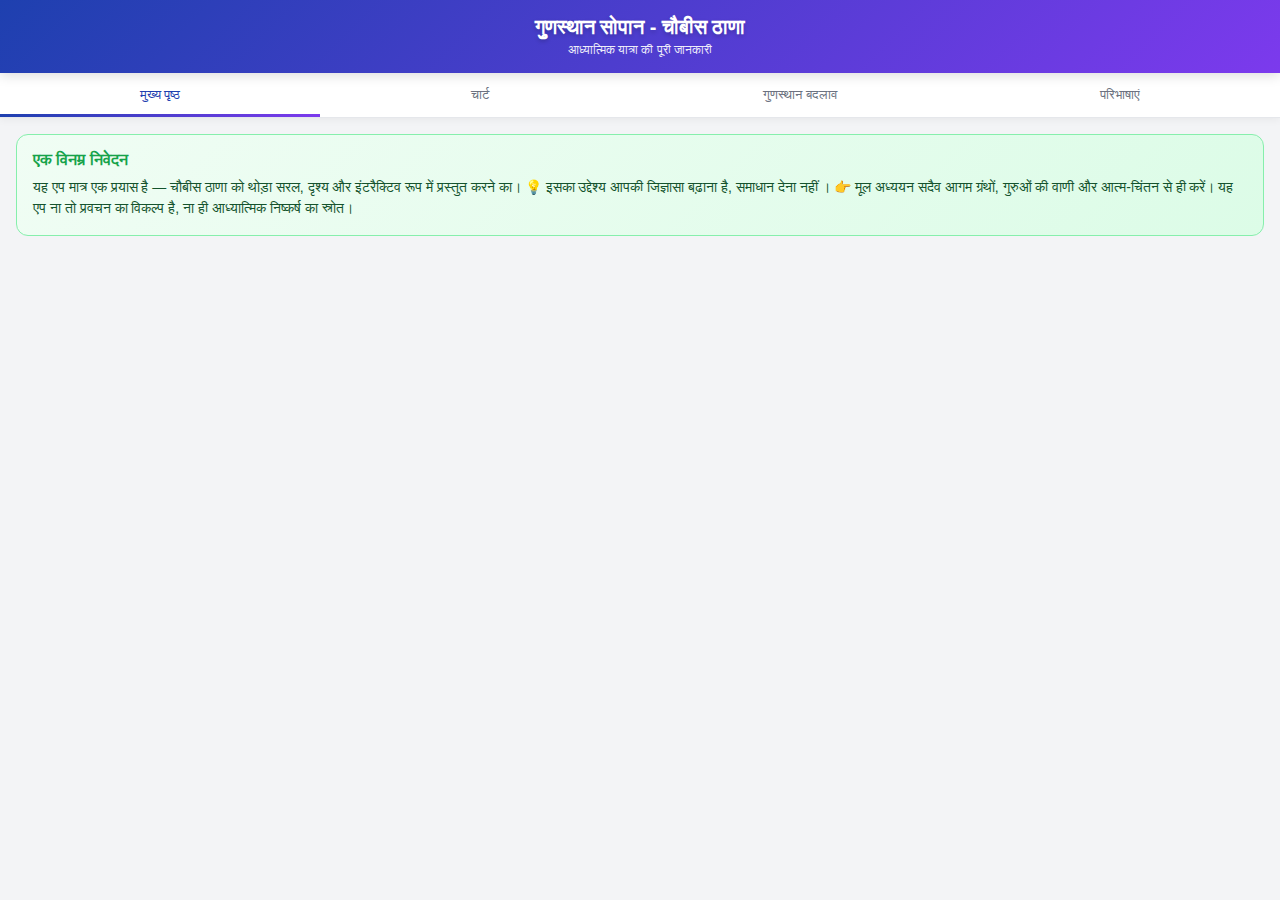
<file: index.html>
<!DOCTYPE html>
<html lang="en">
<head>
    <meta charset="UTF-8">
    <meta name="viewport" content="width=device-width, initial-scale=1.0, maximum-scale=1.0, user-scalable=no">
    <meta name="apple-mobile-web-app-capable" content="yes">
    <meta name="mobile-web-app-capable" content="yes">
    <meta name="theme-color" content="#1e40af">
    <title>गुणस्थान - 24 ठाणा | Complete Edition</title>
    
    <!-- Manifest for PWA -->
    <link rel="manifest" href="./manifest.json">
    <link rel="icon" href="./icon.png">
    
    <!-- CSS Files -->
    <link rel="stylesheet" href="./css/main.css">
    <link rel="stylesheet" href="./css/components.css">
    <link rel="stylesheet" href="./css/definitions.css">
    <link rel="stylesheet" href="./css/matrix.css">
</head>
<body>
    <div class="app-header">
        <h1 class="app-title">गुणस्थान सोपान - चौबीस ठाणा</h1>
        <div class="app-subtitle">आध्यात्मिक यात्रा की पूरी जानकारी</div>
    </div>
    
    <div class="tab-container">
        <button class="tab active" data-tab="overview">मुख्य पृष्ठ</button>
        <button class="tab" data-tab="matrix">चार्ट</button>
        <button class="tab" data-tab="transitions">गुणस्थान बदलाव</button>
        <button class="tab" data-tab="definitions">परिभाषाएं</button>
    </div>
    
    <div class="content">
        <div id="overview-content" class="tab-content">
            <div class="info-section">
                <div class="info-title">एक विनम्र निवेदन</div>
                <div class="info-description">
                    यह एप मात्र एक प्रयास है —
                    चौबीस ठाणा को थोड़ा सरल, दृश्य और इंटरैक्टिव रूप में प्रस्तुत करने का।
                    
                    💡 इसका उद्देश्य आपकी जिज्ञासा बढ़ाना है, समाधान देना नहीं ।
                    
                    👉 मूल अध्ययन सदैव आगम ग्रंथों, गुरुओं की वाणी और आत्म-चिंतन से ही करें।
                    यह एप ना तो प्रवचन का विकल्प है, ना ही आध्यात्मिक निष्कर्ष का स्रोत।
                </div>
            </div>
            <div id="gunasthan-list"></div>
        </div>
        
        <div id="matrix-content" class="tab-content hidden">
            <div class="info-section">
                <div class="info-title">२४ ठाणा चार्ट</div>
                <div class="info-description">
                    १४ गुणस्थान में २४ ठाणा का पूरा विवरण।
                    किसी भी खाने पर क्लिक करें - उपस्थित और अनुपस्थित की जानकारी मिलेगी।
                    शब्दों का अर्थ जानने के लिए उन पर क्लिक करें।
                </div>
            </div>
            <div class="matrix-container">
                <div style="margin-bottom: 20px; display: flex; flex-wrap: wrap; gap: 12px; align-items: center;">
                    <label style="font-weight: 600; color: #374151;">चार्ट का प्रकार:</label>
                    <select id="matrix-selector" data-change="changeMatrix" style="padding: 8px 12px; border: 2px solid #d1d5db; border-radius: 8px; background: white; font-size: 14px;">
                        <option value="default">ठाणा-गुणस्थान (२४×१४)</option>
                        <option value="gati">गति चार्ट (४×२४)</option>
                        <option value="indriya">इंद्रिय चार्ट (५×२४)</option>
                    </select>
                </div>
                <div id="matrix-table"></div>
            </div>
        </div>
        
        <div id="transitions-content" class="tab-content hidden">
            <div class="info-section">
                <div class="info-title">आध्यात्मिक प्रगति के मार्ग</div>
                <div class="info-description">
                    गुणस्थानों के बीच संभावित बदलाव देखें। प्रत्येक स्तर से आगे या पीछे जाने के विशेष नियम हैं।
                    ये नियम आपकी आध्यात्मिक प्रगति और कर्मों पर आधारित हैं।
                    विभिन्न गुणस्थान में आरोहण तथा अवरोहण के नियम।
                </div>
            </div>
            <div id="transitions-list"></div>
        </div>
        
        <div id="definitions-content" class="tab-content hidden">
            <div class="info-section">
                <div class="info-title">विस्तृत शब्दावली</div>
                <div class="info-description">
                    इस ऐप में उपयोग किए गए सभी जैन दर्शन के शब्दों और विचारों की सरल व्याख्या।
                    अर्थ समझने के लिए खोजें या श्रेणी के अनुसार देखें।
                </div>
            </div>
            <div style="margin-bottom: 20px;">
                <input type="text" id="definition-search" placeholder="Search definitions..." 
                    style="width: 100%; padding: 12px 16px; border: 2px solid #d1d5db; border-radius: 8px; font-size: 14px;">
                <div style="margin-top: 8px; display: flex; gap: 8px;">
                    <button onclick="searchDefinitions(document.getElementById('definition-search').value)" 
                        style="padding: 8px 16px; background: #3b82f6; color: white; border: none; border-radius: 6px; cursor: pointer;">
                        Search
                    </button>
                    <button onclick="clearDefinitionSearch()" 
                        style="padding: 8px 16px; background: #6b7280; color: white; border: none; border-radius: 6px; cursor: pointer;">
                        Clear
                    </button>
                </div>
            </div>
            <div id="definitions-list"></div>
        </div>
    </div>
    
    <!-- Tooltip Modal (hidden by default) -->
    <div id="tooltip-modal" class="tooltip-modal hidden" onclick="closeTooltip(event)">
        <div class="tooltip-content" onclick="event.stopPropagation()">
            <div class="tooltip-header">
                <div class="tooltip-title-section">
                    <div id="tooltip-title" class="tooltip-title"></div>
                    <div id="tooltip-subtitle" class="tooltip-subtitle"></div>
                    <div id="tooltip-gunasthan" class="tooltip-gunasthan-info"></div>
                </div>
                <button class="close-button" onclick="closeTooltip()">×</button>
            </div>
            
            <div class="tooltip-stats">
                <div class="stat-item">
                    <span id="stat-present" class="stat-value">0</span>
                    <span class="stat-label">Present</span>
                </div>
                <div class="stat-item">
                    <span id="stat-absent" class="stat-value">0</span>
                    <span class="stat-label">Absent</span>
                </div>
                <div class="stat-item">
                    <span id="stat-total" class="stat-value">0</span>
                    <span class="stat-label">Total</span>
                </div>
            </div>
            
            <div id="tooltip-body" class="tooltip-body"></div>
        </div>
    </div>
    
    <!-- JavaScript Modules -->
    <script type="module">
        import('./js/core/app.js').then(module => {
            // App will auto-initialize
            console.log('App modules loaded successfully');
        }).catch(error => {
            console.error('Failed to load app modules:', error);
        });
    </script>
    
    <!-- Register Service Worker -->
    <script>
        if ('serviceWorker' in navigator) {
            navigator.serviceWorker.register('./sw.js')
                .then(registration => console.log('Service Worker registered'))
                .catch(error => console.log('Service Worker registration failed:', error));
        }
    </script>
</body>
</html>
</file>
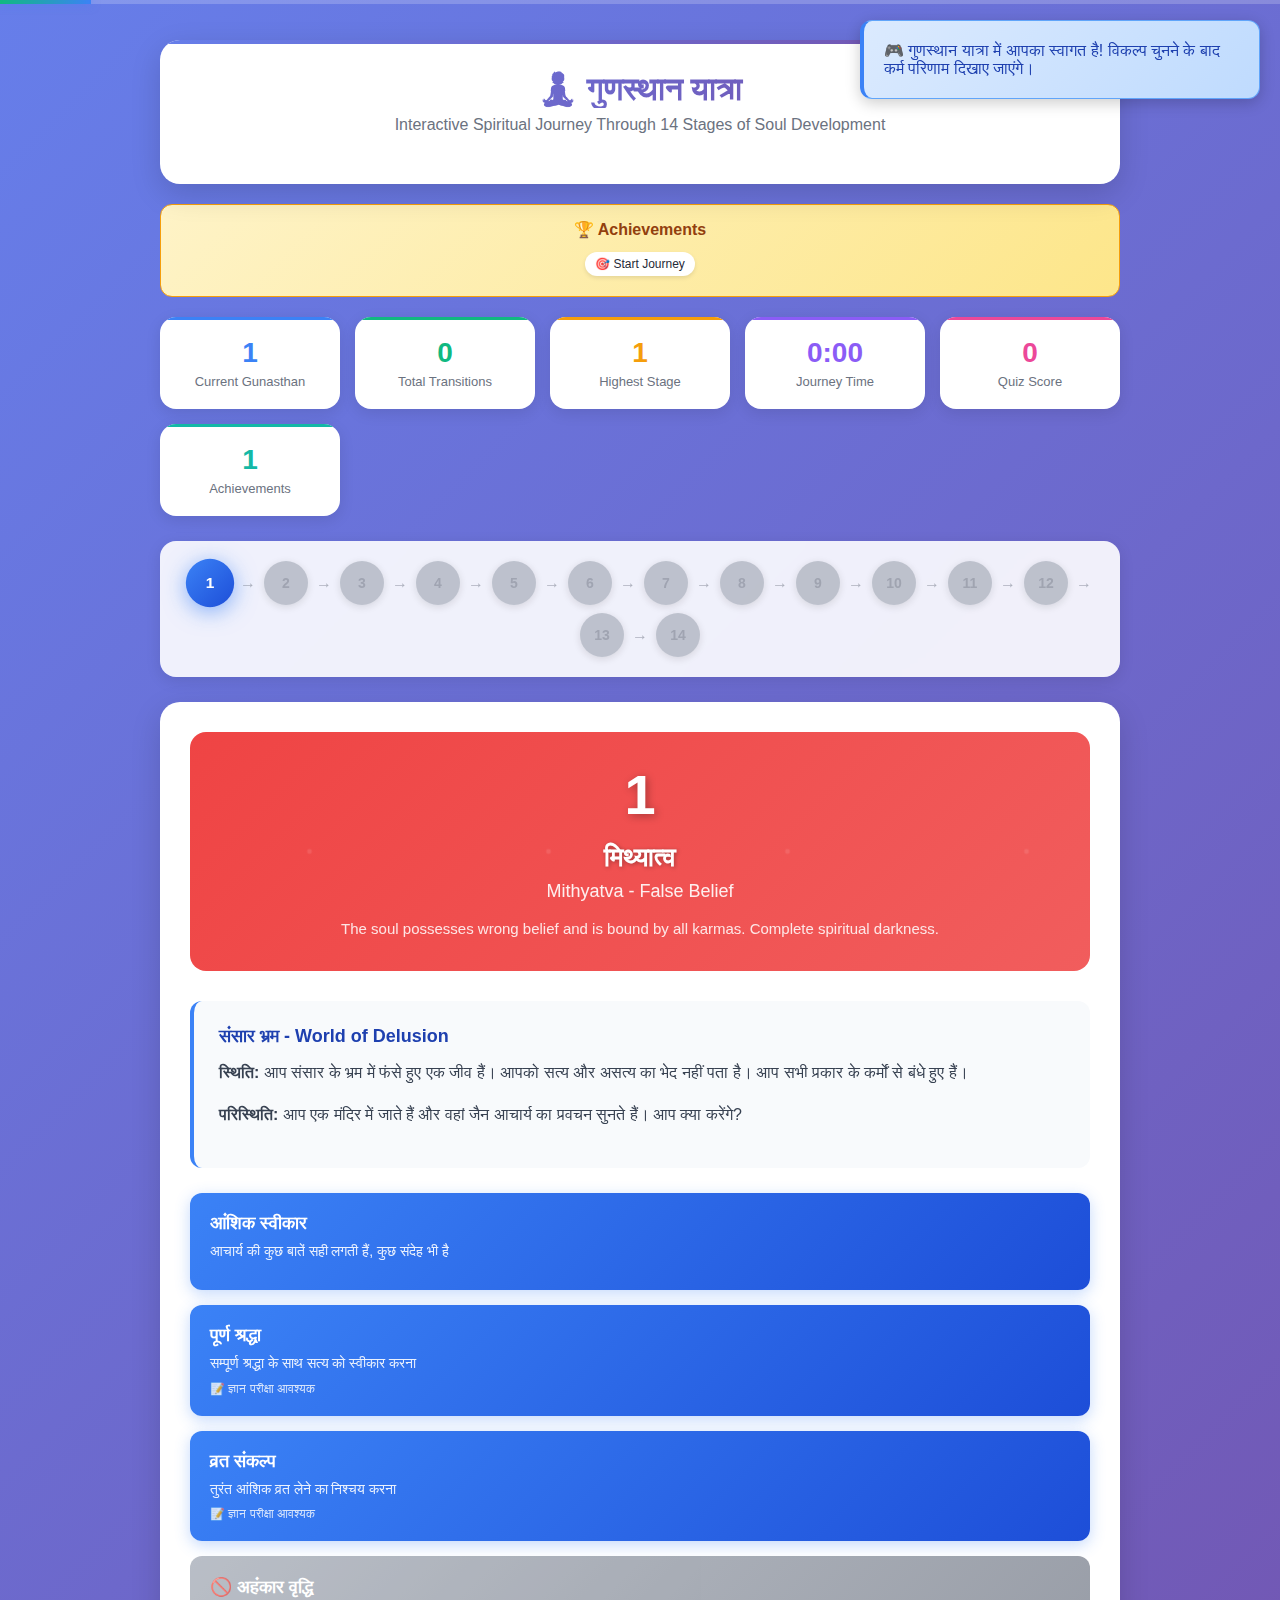
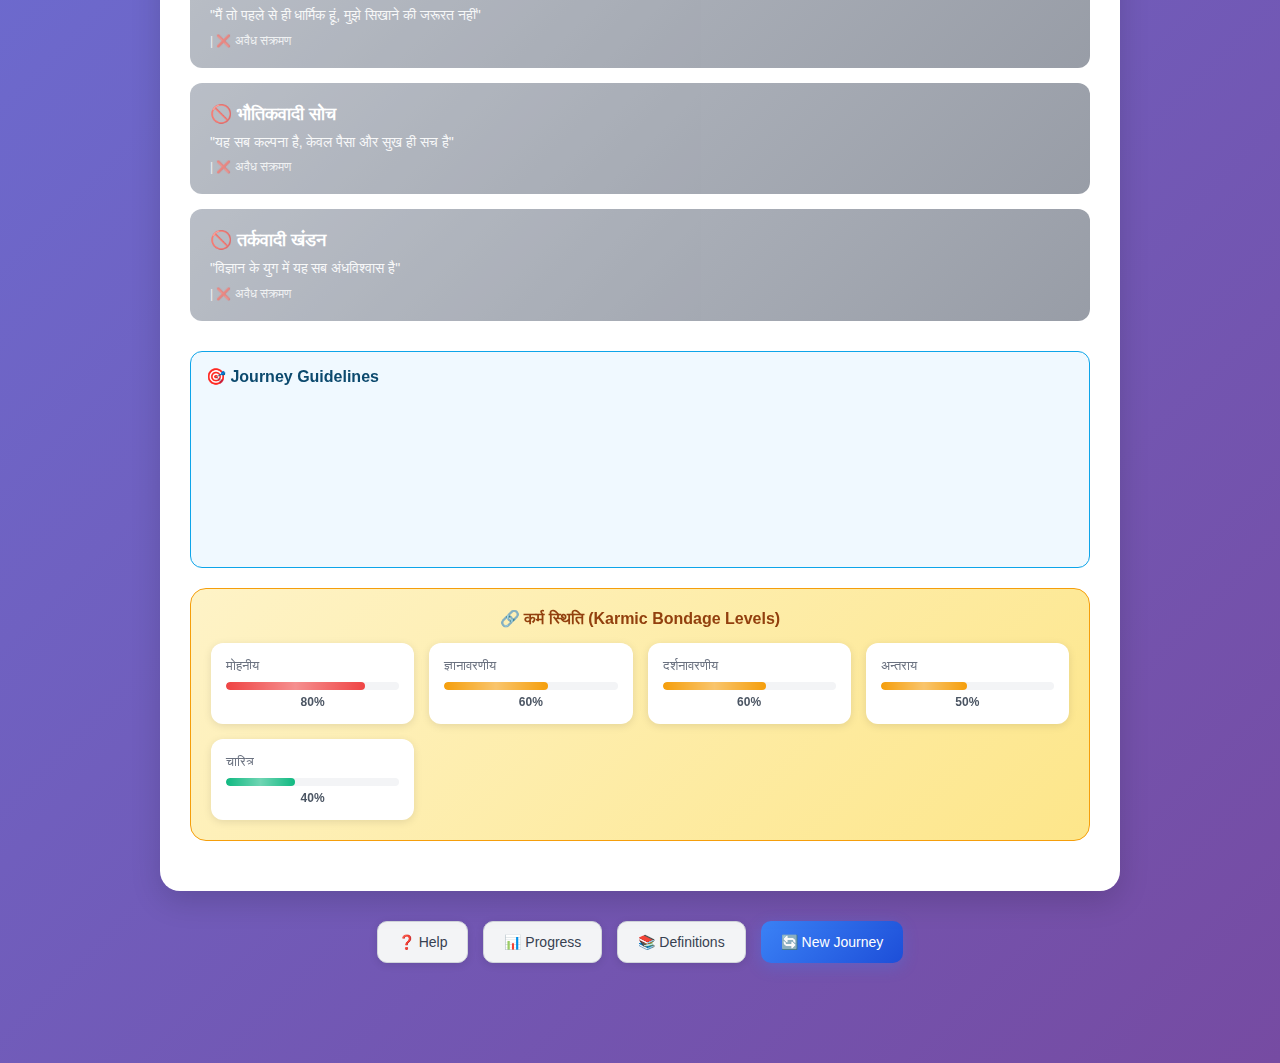
<file: gunasthan_game.html>
<!DOCTYPE html>
<html lang="en">
<head>
    <meta charset="UTF-8">
    <meta name="viewport" content="width=device-width, initial-scale=1.0">
    <title>गुणस्थान यात्रा - Spiritual Journey Game</title>
    <style>
        * {
            margin: 0;
            padding: 0;
            box-sizing: border-box;
        }
        
        body {
            font-family: -apple-system, BlinkMacSystemFont, 'Segoe UI', Roboto, Arial, sans-serif;
            background: linear-gradient(135deg, #667eea 0%, #764ba2 100%);
            min-height: 100vh;
            color: #1f2937;
            scroll-behavior: smooth;
        }
        
        .game-container {
            max-width: 1000px;
            margin: 0 auto;
            padding: 20px;
            padding-bottom: 100px;
        }
        
        /* Fixed progress indicator at top */
        .progress-indicator {
            position: fixed;
            top: 0;
            left: 0;
            right: 0;
            height: 4px;
            background: rgba(255, 255, 255, 0.2);
            z-index: 100;
        }
        
        .progress-bar {
            height: 100%;
            background: linear-gradient(90deg, #10b981, #3b82f6);
            width: 7.14%; /* 1/14 * 100 */
            transition: width 0.5s ease;
            box-shadow: 0 0 10px rgba(59, 130, 246, 0.5);
        }
        
        .game-header {
            background: white;
            border-radius: 20px;
            padding: 30px;
            text-align: center;
            box-shadow: 0 10px 30px rgba(0,0,0,0.15);
            margin-bottom: 20px;
            margin-top: 20px;
            position: relative;
            overflow: hidden;
        }
        
        .game-header::before {
            content: '';
            position: absolute;
            top: 0;
            left: 0;
            right: 0;
            height: 4px;
            background: linear-gradient(90deg, #667eea, #764ba2);
        }
        
        .game-title {
            font-size: 32px;
            font-weight: bold;
            background: linear-gradient(135deg, #667eea, #764ba2);
            -webkit-background-clip: text;
            -webkit-text-fill-color: transparent;
            margin-bottom: 8px;
        }
        
        .game-subtitle {
            color: #6b7280;
            font-size: 16px;
            margin-bottom: 20px;
        }
        
        .game-stats {
            display: grid;
            grid-template-columns: repeat(auto-fit, minmax(180px, 1fr));
            gap: 15px;
            margin-bottom: 20px;
        }
        
        .stat-card {
            background: white;
            border-radius: 16px;
            padding: 20px;
            text-align: center;
            box-shadow: 0 4px 15px rgba(0,0,0,0.1);
            transition: all 0.3s ease;
            position: relative;
            overflow: hidden;
        }
        
        .stat-card:hover {
            transform: translateY(-3px);
            box-shadow: 0 8px 25px rgba(0,0,0,0.15);
        }
        
        .stat-card::before {
            content: '';
            position: absolute;
            top: 0;
            left: 0;
            right: 0;
            height: 3px;
            background: var(--card-color, #3b82f6);
        }
        
        .stat-value {
            font-size: 28px;
            font-weight: bold;
            margin-bottom: 5px;
            color: var(--card-color, #3b82f6);
            transition: all 0.3s ease;
        }
        
        .stat-value.updating {
            transform: scale(1.2);
            animation: statPulse 0.6s ease;
        }
        
        @keyframes statPulse {
            0%, 100% { transform: scale(1); }
            50% { transform: scale(1.2); }
        }
        
        .stat-label {
            color: #6b7280;
            font-size: 13px;
        }
        
        .achievements-banner {
            background: linear-gradient(135deg, #fef3c7, #fde68a);
            border: 1px solid #f59e0b;
            border-radius: 12px;
            padding: 15px;
            margin-bottom: 20px;
            text-align: center;
            transition: all 0.3s ease;
        }
        
        .achievements-banner.new-achievement {
            animation: achievementBounce 0.6s ease;
        }
        
        @keyframes achievementBounce {
            0%, 100% { transform: translateY(0); }
            25% { transform: translateY(-5px); }
            75% { transform: translateY(3px); }
        }
        
        .achievement-item {
            display: inline-block;
            margin: 5px;
            padding: 5px 10px;
            background: white;
            border-radius: 20px;
            font-size: 12px;
            box-shadow: 0 2px 4px rgba(0,0,0,0.1);
            animation: fadeInScale 0.5s ease;
        }
        
        @keyframes fadeInScale {
            from { opacity: 0; transform: scale(0.8); }
            to { opacity: 1; transform: scale(1); }
        }
        
        .game-stage {
            background: white;
            border-radius: 20px;
            padding: 30px;
            box-shadow: 0 10px 30px rgba(0,0,0,0.15);
            animation: slideIn 0.6s ease;
            position: relative;
            min-height: 400px;
        }
        
        @keyframes slideIn {
            from { opacity: 0; transform: translateY(20px); }
            to { opacity: 1; transform: translateY(0); }
        }
        
        .gunasthan-display {
            text-align: center;
            margin-bottom: 30px;
            padding: 30px;
            border-radius: 16px;
            position: relative;
            overflow: hidden;
            transition: all 0.5s ease;
        }
        
        .gunasthan-display.transitioning {
            animation: gunasthanTransition 0.8s ease;
        }
        
        @keyframes gunasthanTransition {
            0% { transform: scale(1); }
            50% { transform: scale(0.95); opacity: 0.5; }
            100% { transform: scale(1); opacity: 1; }
        }
        
        .gunasthan-display::before {
            content: '';
            position: absolute;
            top: 0;
            left: 0;
            right: 0;
            bottom: 0;
            background: url('data:image/svg+xml,<svg xmlns="http://www.w3.org/2000/svg" viewBox="0 0 100 100"><defs><pattern id="grain" width="100" height="100" patternUnits="userSpaceOnUse"><circle cx="50" cy="50" r="1" fill="white" opacity="0.1"/></pattern></defs><rect width="100" height="100" fill="url(%23grain)"/></svg>');
            pointer-events: none;
        }
        
        .gunasthan-number {
            font-size: 56px;
            font-weight: bold;
            color: white;
            margin-bottom: 15px;
            text-shadow: 2px 2px 8px rgba(0,0,0,0.3);
            position: relative;
            z-index: 1;
            transition: all 0.5s ease;
        }
        
        .gunasthan-name {
            font-size: 26px;
            font-weight: 600;
            color: white;
            margin-bottom: 8px;
            text-shadow: 1px 1px 4px rgba(0,0,0,0.3);
            position: relative;
            z-index: 1;
        }
        
        .gunasthan-english {
            font-size: 18px;
            color: rgba(255,255,255,0.9);
            margin-bottom: 15px;
            position: relative;
            z-index: 1;
        }
        
        .gunasthan-description {
            font-size: 15px;
            color: rgba(255,255,255,0.85);
            max-width: 700px;
            margin: 0 auto;
            line-height: 1.6;
            position: relative;
            z-index: 1;
        }
        
        .scenario-content {
            background: #f8fafc;
            border-radius: 12px;
            padding: 25px;
            margin-bottom: 25px;
            border-left: 4px solid #3b82f6;
            transition: all 0.3s ease;
        }
        
        .scenario-content.highlighting {
            animation: scenarioHighlight 0.6s ease;
        }
        
        @keyframes scenarioHighlight {
            0%, 100% { background: #f8fafc; }
            50% { background: #e0f2fe; }
        }
        
        .scenario-title {
            font-size: 18px;
            font-weight: 600;
            color: #1e40af;
            margin-bottom: 12px;
        }
        
        .scenario-text {
            line-height: 1.7;
            color: #374151;
            margin-bottom: 15px;
        }
        
        .choices-container {
            display: grid;
            gap: 15px;
            margin-bottom: 30px;
            transition: all 0.3s ease;
        }
        
        .choice-button {
            background: linear-gradient(135deg, #3b82f6, #1d4ed8);
            color: white;
            border: none;
            border-radius: 12px;
            padding: 20px;
            text-align: left;
            cursor: pointer;
            transition: all 0.3s ease;
            font-size: 16px;
            box-shadow: 0 4px 15px rgba(59, 130, 246, 0.3);
            position: relative;
            overflow: hidden;
            transform-origin: center;
        }
        
        .choice-button::before {
            content: '';
            position: absolute;
            top: 0;
            left: -100%;
            width: 100%;
            height: 100%;
            background: linear-gradient(90deg, transparent, rgba(255,255,255,0.2), transparent);
            transition: left 0.5s ease;
        }
        
        .choice-button:hover::before {
            left: 100%;
        }
        
        .choice-button:hover {
            transform: translateY(-3px) scale(1.02);
            box-shadow: 0 8px 25px rgba(59, 130, 246, 0.4);
        }
        
        .choice-button.disabled {
            background: linear-gradient(135deg, #9ca3af, #6b7280);
            cursor: not-allowed;
            box-shadow: none;
            opacity: 0.7;
        }
        
        .choice-button.disabled:hover {
            transform: none;
        }
        
        .choice-button.selected {
            animation: choiceSelect 0.6s ease;
        }
        
        @keyframes choiceSelect {
            0% { transform: scale(1); }
            50% { transform: scale(0.95); }
            100% { transform: scale(1); }
        }
        
        .choice-header {
            display: flex;
            justify-content: between;
            align-items: center;
            margin-bottom: 8px;
        }
        
        .choice-title {
            font-weight: 600;
            font-size: 18px;
        }
        
        .choice-difficulty {
            font-size: 12px;
            padding: 4px 8px;
            border-radius: 12px;
            background: rgba(255,255,255,0.2);
            margin-left: auto;
        }
        
        .choice-description {
            font-size: 14px;
            opacity: 0.9;
            margin-bottom: 8px;
            line-height: 1.4;
        }
        
        .choice-effects {
            font-size: 12px;
            opacity: 0.8;
            display: flex;
            gap: 15px;
        }
        
        /* Enhanced message system */
        .message-overlay {
            position: fixed;
            top: 20px;
            right: 20px;
            z-index: 1000;
            max-width: 400px;
            pointer-events: none;
        }
        
        .message {
            padding: 20px;
            border-radius: 12px;
            margin-bottom: 10px;
            font-weight: 500;
            animation: messageSlide 0.5s ease;
            box-shadow: 0 4px 15px rgba(0,0,0,0.2);
            pointer-events: all;
            cursor: pointer;
            transition: all 0.3s ease;
        }
        
        .message:hover {
            transform: translateX(-5px);
        }
        
        @keyframes messageSlide {
            from { opacity: 0; transform: translateX(20px); }
            to { opacity: 1; transform: translateX(0); }
        }
        
        .message.success {
            background: linear-gradient(135deg, #dcfce7, #bbf7d0);
            border: 1px solid #86efac;
            color: #166534;
            border-left: 4px solid #22c55e;
        }
        
        .message.error {
            background: linear-gradient(135deg, #fee2e2, #fecaca);
            border: 1px solid #f87171;
            color: #991b1b;
            border-left: 4px solid #ef4444;
        }
        
        .message.warning {
            background: linear-gradient(135deg, #fef3c7, #fde68a);
            border: 1px solid #fbbf24;
            color: #92400e;
            border-left: 4px solid #f59e0b;
        }
        
        .message.info {
            background: linear-gradient(135deg, #dbeafe, #bfdbfe);
            border: 1px solid #60a5fa;
            color: #1e40af;
            border-left: 4px solid #3b82f6;
        }
        
        .message.consequence {
            background: linear-gradient(135deg, #f0f9ff, #e0f2fe);
            border: 1px solid #0ea5e9;
            color: #0c4a6e;
            border-left: 4px solid #0284c7;
            max-width: 500px;
        }
        
        .progress-path {
            display: flex;
            justify-content: center;
            align-items: center;
            gap: 8px;
            margin: 25px 0;
            flex-wrap: wrap;
            padding: 20px;
            background: rgba(255,255,255,0.9);
            border-radius: 16px;
            backdrop-filter: blur(10px);
            box-shadow: 0 4px 15px rgba(0,0,0,0.1);
        }
        
        .path-stage {
            width: 44px;
            height: 44px;
            border-radius: 50%;
            display: flex;
            align-items: center;
            justify-content: center;
            font-weight: bold;
            color: white;
            font-size: 14px;
            transition: all 0.3s ease;
            cursor: pointer;
            position: relative;
            box-shadow: 0 2px 8px rgba(0,0,0,0.2);
        }
        
        .path-stage.completed {
            background: linear-gradient(135deg, #10b981, #059669);
            box-shadow: 0 4px 12px rgba(16, 185, 129, 0.4);
        }
        
        .path-stage.current {
            background: linear-gradient(135deg, #3b82f6, #1d4ed8);
            animation: currentPulse 2s infinite;
            box-shadow: 0 4px 20px rgba(59, 130, 246, 0.6);
            transform: scale(1.1);
        }
        
        .path-stage.locked {
            background: #9ca3af;
            color: #6b7280;
            opacity: 0.6;
        }
        
        .path-stage:hover:not(.locked) {
            transform: scale(1.15);
            box-shadow: 0 6px 20px rgba(0,0,0,0.3);
        }
        
        .path-stage.current:hover {
            transform: scale(1.2);
        }
        
        @keyframes currentPulse {
            0%, 100% { 
                transform: scale(1.1); 
                box-shadow: 0 4px 20px rgba(59, 130, 246, 0.6); 
            }
            50% { 
                transform: scale(1.2); 
                box-shadow: 0 6px 30px rgba(59, 130, 246, 0.8); 
            }
        }
        
        .path-arrow {
            color: #6b7280;
            font-size: 16px;
            font-weight: bold;
            opacity: 0.5;
        }
        
        /* Enhanced quiz container */
        .quiz-overlay {
            position: fixed;
            top: 0;
            left: 0;
            right: 0;
            bottom: 0;
            background: rgba(0,0,0,0.8);
            display: flex;
            align-items: center;
            justify-content: center;
            z-index: 2000;
            opacity: 0;
            visibility: hidden;
            transition: all 0.3s ease;
            backdrop-filter: blur(5px);
        }
        
        .quiz-overlay.active {
            opacity: 1;
            visibility: visible;
        }
        
        .quiz-container {
            background: linear-gradient(135deg, #f0f9ff, #e0f2fe);
            border: 2px solid #0ea5e9;
            border-radius: 16px;
            padding: 30px;
            margin: 20px;
            max-width: 600px;
            width: 90%;
            animation: quizAppear 0.5s ease;
            box-shadow: 0 20px 50px rgba(0,0,0,0.3);
            transform: scale(0.9);
            transition: transform 0.3s ease;
        }
        
        .quiz-overlay.active .quiz-container {
            transform: scale(1);
        }
        
        @keyframes quizAppear {
            from { 
                opacity: 0; 
                transform: scale(0.8) translateY(20px); 
            }
            to { 
                opacity: 1; 
                transform: scale(1) translateY(0); 
            }
        }
        
        .quiz-header {
            text-align: center;
            margin-bottom: 25px;
        }
        
        .quiz-icon {
            font-size: 56px;
            margin-bottom: 15px;
            animation: bounce 2s infinite;
        }
        
        @keyframes bounce {
            0%, 100% { transform: translateY(0); }
            50% { transform: translateY(-10px); }
        }
        
        .quiz-title {
            font-size: 24px;
            font-weight: 700;
            color: #0c4a6e;
            margin-bottom: 10px;
        }
        
        .quiz-subtitle {
            color: #64748b;
            font-size: 16px;
        }
        
        .quiz-question {
            font-weight: 600;
            margin-bottom: 25px;
            color: #1e40af;
            font-size: 18px;
            text-align: center;
            padding: 20px;
            background: white;
            border-radius: 12px;
            border-left: 4px solid #3b82f6;
            box-shadow: 0 2px 10px rgba(0,0,0,0.1);
        }
        
        .quiz-options {
            display: grid;
            gap: 12px;
            margin-bottom: 25px;
        }
        
        .quiz-option {
            background: white;
            border: 2px solid #e5e7eb;
            border-radius: 12px;
            padding: 18px;
            cursor: pointer;
            transition: all 0.3s ease;
            font-size: 16px;
            position: relative;
            overflow: hidden;
        }
        
        .quiz-option::before {
            content: '';
            position: absolute;
            top: 0;
            left: -100%;
            width: 100%;
            height: 100%;
            background: linear-gradient(90deg, transparent, rgba(59, 130, 246, 0.1), transparent);
            transition: left 0.5s ease;
        }
        
        .quiz-option:hover::before {
            left: 100%;
        }
        
        .quiz-option:hover {
            border-color: #3b82f6;
            background: #f0f9ff;
            transform: translateY(-2px);
            box-shadow: 0 4px 12px rgba(59, 130, 246, 0.2);
        }
        
        .quiz-option.selected {
            border-color: #3b82f6;
            background: #dbeafe;
            color: #1e40af;
            font-weight: 600;
            transform: scale(1.02);
        }
        
        .quiz-submit {
            width: 100%;
            padding: 18px;
            background: linear-gradient(135deg, #3b82f6, #1d4ed8);
            color: white;
            border: none;
            border-radius: 12px;
            font-size: 18px;
            font-weight: 600;
            cursor: pointer;
            transition: all 0.3s ease;
            box-shadow: 0 4px 15px rgba(59, 130, 246, 0.3);
        }
        
        .quiz-submit:hover:not(:disabled) {
            transform: translateY(-2px);
            box-shadow: 0 6px 20px rgba(59, 130, 246, 0.4);
        }
        
        .quiz-submit:disabled {
            background: #9ca3af;
            cursor: not-allowed;
            transform: none;
            opacity: 0.7;
        }
        
        .action-buttons {
            display: flex;
            gap: 15px;
            justify-content: center;
            margin-top: 30px;
            flex-wrap: wrap;
        }
        
        .action-button {
            padding: 12px 20px;
            border: none;
            border-radius: 10px;
            cursor: pointer;
            font-weight: 500;
            transition: all 0.3s ease;
            font-size: 14px;
            box-shadow: 0 2px 8px rgba(0,0,0,0.1);
        }
        
        .action-button.primary {
            background: linear-gradient(135deg, #3b82f6, #1d4ed8);
            color: white;
            box-shadow: 0 4px 15px rgba(59, 130, 246, 0.3);
        }
        
        .action-button.secondary {
            background: #f3f4f6;
            color: #374151;
            border: 1px solid #d1d5db;
        }
        
        .action-button:hover {
            transform: translateY(-2px);
            box-shadow: 0 6px 20px rgba(0,0,0,0.15);
        }
        
        .karma-display {
            background: linear-gradient(135deg, #fef3c7, #fde68a);
            border: 1px solid #f59e0b;
            border-radius: 16px;
            padding: 20px;
            margin: 20px 0;
            transition: all 0.3s ease;
        }
        
        .karma-display.updating {
            animation: karmaUpdate 0.6s ease;
        }
        
        @keyframes karmaUpdate {
            0%, 100% { transform: scale(1); }
            50% { transform: scale(1.02); }
        }
        
        .karma-title {
            font-weight: 600;
            color: #92400e;
            margin-bottom: 15px;
            text-align: center;
            font-size: 16px;
        }
        
        .karma-bars {
            display: grid;
            grid-template-columns: repeat(auto-fit, minmax(200px, 1fr));
            gap: 15px;
        }
        
        .karma-bar {
            background: white;
            border-radius: 12px;
            padding: 15px;
            box-shadow: 0 2px 8px rgba(0,0,0,0.1);
            transition: all 0.3s ease;
        }
        
        .karma-bar.changing {
            animation: karmaChange 0.8s ease;
        }
        
        @keyframes karmaChange {
            0%, 100% { transform: scale(1); }
            50% { transform: scale(1.05); background: #fef3c7; }
        }
        
        .karma-name {
            font-size: 13px;
            color: #6b7280;
            margin-bottom: 8px;
            font-weight: 500;
        }
        
        .karma-progress {
            width: 100%;
            height: 8px;
            background: #f3f4f6;
            border-radius: 4px;
            overflow: hidden;
            margin-bottom: 5px;
        }
        
        .karma-fill {
            height: 100%;
            border-radius: 4px;
            transition: all 0.8s ease;
            position: relative;
        }
        
        .karma-fill::after {
            content: '';
            position: absolute;
            top: 0;
            left: 0;
            right: 0;
            bottom: 0;
            background: linear-gradient(90deg, transparent, rgba(255,255,255,0.4), transparent);
            animation: karmaShine 2s infinite;
        }
        
        @keyframes karmaShine {
            0% { transform: translateX(-100%); }
            100% { transform: translateX(100%); }
        }
        
        .karma-value {
            font-size: 12px;
            color: #4b5563;
            text-align: center;
            font-weight: 600;
        }
        
        .hidden {
            display: none !important;
            visibility: hidden !important;
            opacity: 0 !important;
        }
        
        .timer-warning {
            background: linear-gradient(135deg, #fef3c7, #fde68a);
            border: 1px solid #f59e0b;
            border-radius: 12px;
            padding: 15px;
            margin-top: 15px;
            text-align: center;
            transition: all 0.3s ease;
            animation: timerAppear 0.5s ease;
        }
        
        .timer-warning.danger {
            background: linear-gradient(135deg, #fee2e2, #fecaca);
            border-color: #ef4444;
            animation: dangerPulse 1s infinite;
        }
        
        .timer-warning.critical {
            background: linear-gradient(135deg, #fecaca, #f87171);
            border-color: #dc2626;
            animation: criticalPulse 0.5s infinite;
        }
        
        @keyframes timerAppear {
            from { opacity: 0; transform: translateY(-10px); }
            to { opacity: 1; transform: translateY(0); }
        }
        
        @keyframes dangerPulse {
            0%, 100% { transform: scale(1); }
            50% { transform: scale(1.02); }
        }
        
        @keyframes criticalPulse {
            0%, 100% { transform: scale(1); box-shadow: 0 0 0 0 rgba(239, 68, 68, 0.5); }
            50% { transform: scale(1.03); box-shadow: 0 0 0 10px rgba(239, 68, 68, 0); }
        }
        
        .modal-overlay {
            position: fixed;
            top: 0;
            left: 0;
            right: 0;
            bottom: 0;
            background: rgba(0,0,0,0.7);
            display: none;
            align-items: center;
            justify-content: center;
            z-index: 1000;
            animation: fadeIn 0.3s ease;
            backdrop-filter: blur(5px);
        }
        
        .modal-overlay.hidden {
            display: none !important;
        }
        
        .modal-content {
            background: white;
            border-radius: 20px;
            padding: 30px;
            max-width: 600px;
            max-height: 80vh;
            overflow-y: auto;
            animation: modalSlide 0.3s ease;
            box-shadow: 0 20px 50px rgba(0,0,0,0.3);
            width: 90%;
            margin: 20px;
        }
        
        @keyframes fadeIn {
            from { opacity: 0; }
            to { opacity: 1; }
        }
        
        @keyframes modalSlide {
            from { transform: translateY(-50px) scale(0.95); opacity: 0; }
            to { transform: translateY(0) scale(1); opacity: 1; }
        }
        
        .tips-panel {
            background: #f0f9ff;
            border: 1px solid #0ea5e9;
            border-radius: 12px;
            padding: 15px;
            margin: 15px 0;
            transition: all 0.3s ease;
        }
        
        .tips-title {
            font-weight: 600;
            color: #0c4a6e;
            margin-bottom: 10px;
            display: flex;
            align-items: center;
            gap: 8px;
        }
        
        .tips-list {
            list-style: none;
            padding: 0;
        }
        
        .tips-list li {
            padding: 5px 0;
            color: #0f172a;
            font-size: 14px;
            opacity: 0;
            animation: fadeInUp 0.5s ease forwards;
        }
        
        .tips-list li:nth-child(1) { animation-delay: 0.1s; }
        .tips-list li:nth-child(2) { animation-delay: 0.2s; }
        .tips-list li:nth-child(3) { animation-delay: 0.3s; }
        .tips-list li:nth-child(4) { animation-delay: 0.4s; }
        .tips-list li:nth-child(5) { animation-delay: 0.5s; }
        .tips-list li:nth-child(6) { animation-delay: 0.6s; }
        
        @keyframes fadeInUp {
            from { opacity: 0; transform: translateY(10px); }
            to { opacity: 1; transform: translateY(0); }
        }
        
        .tips-list li::before {
            content: '💡';
            margin-right: 8px;
        }
        
        /* Mobile optimizations */
        @media (max-width: 768px) {
            .game-container {
                padding: 15px;
                padding-bottom: 80px;
            }
            
            .game-header {
                padding: 20px;
                margin-top: 15px;
            }
            
            .game-title {
                font-size: 26px;
            }
            
            .gunasthan-number {
                font-size: 42px;
            }
            
            .gunasthan-name {
                font-size: 22px;
            }
            
            .game-stats {
                grid-template-columns: repeat(2, 1fr);
                gap: 12px;
            }
            
            .path-stage {
                width: 36px;
                height: 36px;
                font-size: 12px;
            }
            
            .choice-button {
                padding: 15px;
                font-size: 15px;
            }
            
            .message-overlay {
                right: 10px;
                left: 10px;
                max-width: none;
            }
            
            .quiz-container {
                padding: 20px;
            }
            
            .quiz-icon {
                font-size: 48px;
            }
            
            .quiz-title {
                font-size: 20px;
            }
        }
        
        @media (max-width: 480px) {
            .game-stats {
                grid-template-columns: 1fr;
            }
            
            .progress-path {
                gap: 6px;
                padding: 15px;
            }
            
            .path-stage {
                width: 32px;
                height: 32px;
                font-size: 11px;
            }
            
            .path-arrow {
                font-size: 14px;
            }
            
            .game-stage {
                padding: 20px;
            }
            
            .scenario-content {
                padding: 20px;
            }
            
            .karma-bars {
                grid-template-columns: 1fr;
            }
        }
        
        /* Loading state */
        .loading {
            position: relative;
            overflow: hidden;
        }
        
        .loading::after {
            content: '';
            position: absolute;
            top: 0;
            left: -100%;
            width: 100%;
            height: 100%;
            background: linear-gradient(90deg, transparent, rgba(255,255,255,0.3), transparent);
            animation: loading 1.5s infinite;
        }
        
        @keyframes loading {
            0% { left: -100%; }
            100% { left: 100%; }
        }
        
        /* Smooth scrolling indicator */
        .scroll-indicator {
            position: fixed;
            bottom: 20px;
            right: 20px;
            width: 50px;
            height: 50px;
            background: linear-gradient(135deg, #3b82f6, #1d4ed8);
            border-radius: 50%;
            display: flex;
            align-items: center;
            justify-content: center;
            color: white;
            font-size: 24px;
            cursor: pointer;
            box-shadow: 0 4px 15px rgba(59, 130, 246, 0.4);
            transition: all 0.3s ease;
            z-index: 100;
            opacity: 0;
            visibility: hidden;
        }
        
        .scroll-indicator.visible {
            opacity: 1;
            visibility: visible;
        }
        
        .scroll-indicator:hover {
            transform: scale(1.1);
            box-shadow: 0 6px 20px rgba(59, 130, 246, 0.6);
        }
        
        @keyframes flash {
            0%, 50%, 100% { opacity: 1; }
            25%, 75% { opacity: 0.5; }
        }
        
        @keyframes pulse {
            0%, 100% { transform: scale(1); }
            50% { transform: scale(1.05); }
        }
        
        @keyframes fall {
            to {
                transform: translateY(100vh) rotate(360deg);
                opacity: 0;
            }
        }
        
        @keyframes mokshaButtonGlow {
            0%, 100% {
                transform: scale(1);
                filter: brightness(1);
            }
            50% {
                transform: scale(1.02);
                filter: brightness(1.2);
            }
        }
    </style>
</head>
<body>
    <!-- Progress indicator at top -->
    <div class="progress-indicator">
        <div class="progress-bar" id="top-progress-bar"></div>
    </div>

    <!-- Message overlay for notifications -->
    <div class="message-overlay" id="message-overlay"></div>

    <!-- Scroll indicator -->
    <div class="scroll-indicator" id="scroll-indicator" onclick="scrollToActiveContent()">
        ↓
    </div>

    <div class="game-container">
        <div class="game-header">
            <div class="game-title">🧘 गुणस्थान यात्रा</div>
            <div class="game-subtitle">Interactive Spiritual Journey Through 14 Stages of Soul Development</div>
            
            <div id="timer-warning" class="timer-warning hidden">
                <div style="font-weight: 600; color: #92400e; margin-bottom: 8px;">⏰ मरणकाल निकट - Death Approaching</div>
                <div id="countdown-display" style="font-size: 24px; font-weight: bold; color: #dc2626;">--:--</div>
                <div style="font-size: 12px; color: #78350f; margin-top: 5px;">Complete your journey before time runs out or face rebirth!</div>
            </div>
        </div>
        
        <div class="achievements-banner" id="achievements-banner">
            <div style="font-weight: 600; color: #92400e; margin-bottom: 8px;">🏆 Achievements</div>
            <div id="achievements-list">
                <span class="achievement-item">🎯 Start Journey</span>
            </div>
        </div>
        
        <div class="game-stats">
            <div class="stat-card" style="--card-color: #3b82f6">
                <div class="stat-value" id="current-stage">1</div>
                <div class="stat-label">Current Gunasthan</div>
            </div>
            <div class="stat-card" style="--card-color: #10b981">
                <div class="stat-value" id="total-moves">0</div>
                <div class="stat-label">Total Transitions</div>
            </div>
            <div class="stat-card" style="--card-color: #f59e0b">
                <div class="stat-value" id="highest-reached">1</div>
                <div class="stat-label">Highest Stage</div>
            </div>
            <div class="stat-card" style="--card-color: #8b5cf6">
                <div class="stat-value" id="game-time">0:00</div>
                <div class="stat-label">Journey Time</div>
            </div>
            <div class="stat-card" style="--card-color: #ec4899">
                <div class="stat-value" id="quiz-score">0</div>
                <div class="stat-label">Quiz Score</div>
            </div>
            <div class="stat-card" style="--card-color: #14b8a6">
                <div class="stat-value" id="achievement-count">1</div>
                <div class="stat-label">Achievements</div>
            </div>
        </div>
        
        <div class="progress-path" id="progress-path"></div>
        
        <div class="game-stage" id="game-stage">
            <div class="gunasthan-display" id="gunasthan-display"></div>
            
            <div class="scenario-content" id="scenario-content"></div>
            
            <div class="choices-container" id="choices-container"></div>
            
            <div class="tips-panel" id="tips-panel">
                <div class="tips-title">
                    🎯 Journey Guidelines
                </div>
                <ul class="tips-list" id="tips-list">
                    <li>Choose wisely - some paths lead to spiritual progress, others to downfall</li>
                    <li>⏰ Time limit starts from 7th Gunasthan - complete quickly or face rebirth</li>
                    <li>📝 Quiz questions test your understanding of Jain philosophy</li>
                    <li>💎 Lower karma levels enable higher spiritual paths</li>
                    <li>🎯 Learn from all choices - both positive and negative outcomes teach valuable lessons</li>
                    <li>📊 Karma consequences are revealed after each choice - learn from them!</li>
                </ul>
            </div>
            
            <div class="karma-display" id="karma-display"></div>
        </div>
        
        <div class="action-buttons">
            <button class="action-button secondary" onclick="showHelp()">❓ Help</button>
            <button class="action-button secondary" onclick="showProgress()">📊 Progress</button>
            <button class="action-button secondary" onclick="showDefinitions()">📚 Definitions</button>
            <button class="action-button primary" onclick="resetGame()">🔄 New Journey</button>
        </div>
    </div>

    <!-- Quiz overlay -->
    <div id="quiz-overlay" class="quiz-overlay">
        <div class="quiz-container" id="quiz-container">
            <!-- Quiz content will be inserted here -->
        </div>
    </div>

    <div id="modal" class="modal-overlay hidden" style="display: none;" onclick="forceCloseModal()">
        <div class="modal-content" onclick="event.stopPropagation()">
            <div style="display: flex; justify-content: space-between; align-items: center; margin-bottom: 20px; border-bottom: 1px solid #e5e7eb; padding-bottom: 15px;">
                <h3 style="margin: 0; color: #1f2937;">Information</h3>
                <button onclick="forceCloseModal()" style="background: #ef4444; color: white; border: none; border-radius: 6px; padding: 8px 12px; cursor: pointer; font-weight: bold; transition: all 0.2s ease;" onmouseover="this.style.background='#dc2626'" onmouseout="this.style.background='#ef4444'">✕ Close</button>
            </div>
            <div id="modal-body"></div>
            <div style="text-align: center; margin-top: 20px;">
                <button class="action-button primary" onclick="forceCloseModal()">Close</button>
            </div>
        </div>
    </div>

    <script>
        // Complete accurate data from main app (unchanged)
        const gunasthansData = {
            1: { nameHi: "मिथ्यात्व", nameEn: "Mithyatva", english: "False Belief", description: "The soul possesses wrong belief and is bound by all karmas. Complete spiritual darkness.", color: "#EF4444" },
            2: { nameHi: "सासादन", nameEn: "Sasadan", english: "Downfall", description: "Temporary stage when a soul falls from right belief back to wrong belief.", color: "#F87171" },
            3: { nameHi: "मिश्र", nameEn: "Mishra", english: "Mixed Belief", description: "The soul has mixed right and wrong beliefs simultaneously.", color: "#FB923C" },
            4: { nameHi: "अविरत सम्यग्दृष्टि", nameEn: "Avirat Samyagdrishti", english: "Right Belief without Conduct", description: "Soul has right belief but has not yet adopted right conduct.", color: "#FBBF24" },
            5: { nameHi: "देशविरत", nameEn: "Deshvirat", english: "Partial Vows", description: "Soul adopts partial vows and begins practicing limited self-restraint.", color: "#A3E635" },
            6: { nameHi: "प्रमत्तविरत", nameEn: "Pramattavirat", english: "Careless Conduct", description: "Soul has taken complete vows but is still careless in observance.", color: "#4ADE80" },
            7: { nameHi: "अप्रमत्तविरत", nameEn: "Apramattavirat", english: "Careful Conduct", description: "Soul observes vows with complete care and attention.", color: "#10B981" },
            8: { nameHi: "अपूर्वकरण", nameEn: "Apurvakarana", english: "Unprecedented Thought-activity", description: "Soul experiences unprecedented spiritual transformation.", color: "#14B8A6" },
            9: { nameHi: "अनिवृत्तिकरण", nameEn: "Anivrittikarana", english: "Subtle Passion", description: "Only subtle forms of passion remain; gross passions eliminated.", color: "#06B6D4" },
            10: { nameHi: "सूक्ष्मसांपराय", nameEn: "Sukshmasamparaya", english: "Subtle Greed", description: "Only the most subtle form of greed (lobha) remains.", color: "#3B82F6" },
            11: { nameHi: "उपशांत मोह", nameEn: "Upashanta Moha", english: "Subsided Delusion", description: "All deluding karmas are temporarily subsided but not destroyed.", color: "#6366F1" },
            12: { nameHi: "क्षीणमोह", nameEn: "Kshina Moha", english: "Destroyed Delusion", description: "All deluding karmas are permanently destroyed. No return to lower stages.", color: "#8B5CF6" },
            13: { nameHi: "सयोगकेवली", nameEn: "Sayogakevali", english: "Omniscient with Activity", description: "Soul achieves omniscience but still has bodily activities.", color: "#EC4899" },
            14: { nameHi: "अयोगकेवली", nameEn: "Ayogakevali", english: "Omniscient without Activity", description: "Final stage before liberation. No mental, verbal, or physical activities.", color: "#F59E0B" }
        };

        // Accurate transition rules from main app (unchanged)
        const transitionRules = {
            1: { canGoTo: [3, 4, 5, 7], description: "Can progress to mixed belief, right belief, partial vows, or rarely complete vows" },
            2: { canGoTo: [1], description: "Falls back to false belief" },
            3: { canGoTo: [1, 4], description: "Can fall to false belief or progress to right belief" },
            4: { canGoTo: [1, 2, 3, 5, 7], description: "Multiple paths including direct jump to complete vows" },
            5: { canGoTo: [1, 2, 3, 4, 7], description: "Can fall back or progress to monastic life" },
            6: { canGoTo: [1, 2, 3, 4, 5, 7], description: "Can progress to careful conduct or spiritual ladder" },
            7: { canGoTo: [6, 8], description: "Can become careless or continue ascending" },
            8: { canGoTo: [7, 9], description: "Can fall back or continue ascending" },
            9: { canGoTo: [7, 10], description: "Can fall back or reach subtle greed stage" },
            10: { canGoTo: [7, 11, 12], description: "Can fall, subside, or destroy delusion" },
            11: { canGoTo: [1, 4, 12, 13], description: "Can fall completely, switch paths, or achieve omniscience" },
            12: { canGoTo: [13], description: "Progresses to omniscience" },
            13: { canGoTo: [14], description: "Final transition to liberation" },
            14: { canGoTo: [], description: "Liberation (Moksha) - No further transitions" }
        };

        // Game scenarios (unchanged)
        const gameScenarios = {
            1: {
                title: "संसार भ्रम - World of Delusion",
                content: "आप संसार के भ्रम में फंसे हुए एक जीव हैं। आपको सत्य और असत्य का भेद नहीं पता है। आप सभी प्रकार के कर्मों से बंधे हुए हैं।",
                scenario: "आप एक मंदिर में जाते हैं और वहां जैन आचार्य का प्रवचन सुनते हैं। आप क्या करेंगे?",
                choices: [
                    { target: 3, title: "आंशिक स्वीकार", description: "आचार्य की कुछ बातें सही लगती हैं, कुछ संदेह भी है", karma: { मोहनीय: -10, ज्ञानावरणीय: -5 }, quiz: false },
                    { target: 4, title: "पूर्ण श्रद्धा", description: "सम्पूर्ण श्रद्धा के साथ सत्य को स्वीकार करना", karma: { मोहनीय: -25, ज्ञानावरणीय: -15 }, quiz: true },
                    { target: 5, title: "व्रत संकल्प", description: "तुरंत आंशिक व्रत लेने का निश्चय करना", karma: { मोहनीय: -35, ज्ञानावरणीय: -20 }, quiz: true },
                    { target: 1, title: "🚫 अहंकार वृद्धि", description: "\"मैं तो पहले से ही धार्मिक हूं, मुझे सिखाने की जरूरत नहीं\"", karma: { सभी: 20 }, quiz: false },
                    { target: 1, title: "🚫 भौतिकवादी सोच", description: "\"यह सब कल्पना है, केवल पैसा और सुख ही सच है\"", karma: { सभी: 25 }, quiz: false },
                    { target: 1, title: "🚫 तर्कवादी खंडन", description: "\"विज्ञान के युग में यह सब अंधविश्वास है\"", karma: { सभी: 30 }, quiz: false }
                ]
            },
            2: {
                title: "आध्यात्मिक पतन - Spiritual Downfall",
                content: "आपका सम्यक्त्व क्षीण हो रहा है। अनन्तानुबंधी कषाय का तीव्र उदय हो रहा है। यह अत्यंत संक्षिप्त और खतरनाक स्थिति है।",
                scenario: "तीव्र क्रोध, मान, माया या लोभ के कारण आपकी सम्यक श्रद्धा डगमगा रही है। इस कठिन समय में आप क्या करेंगे?",
                choices: [
                    { target: 1, title: "कषाय के वशीभूत", description: "तीव्र कषाय के कारण पूर्णतः मिथ्यात्व में गिरना", karma: { मोहनीय: 20, सभी: 10 }, quiz: false }
                ]
            },
            3: {
                title: "मिश्रित श्रद्धा - Mixed Belief",
                content: "आपके मन में सत्य और असत्य दोनों प्रकार के विचार हैं। यह अस्थिर स्थिति है जहाँ संदेह और श्रद्धा दोनों साथ हैं।",
                scenario: "आपको अपने विचारों में स्पष्टता लानी होगी। किस दिशा में जाना चाहते हैं?",
                choices: [
                    { target: 4, title: "सम्यक्त्व स्थापना", description: "सही मार्ग पर दृढ़ता से चलने का निश्चय", karma: { मोहनीय: -20, ज्ञानावरणीय: -10 }, quiz: true },
                    { target: 1, title: "पुनः भ्रम", description: "संदेह के कारण पुराने गलत विचारों में लौटना", karma: { मोहनीय: 15, ज्ञानावरणीय: 10 }, quiz: false },
                    { target: 1, title: "🚫 द्विधा में फंसना", description: "\"सब धर्म एक जैसे हैं, कोई फर्क नहीं है\"", karma: { सभी: 15 }, quiz: false },
                    { target: 1, title: "🚫 मध्यम मार्ग भ्रम", description: "\"थोड़ा सच थोड़ा झूठ मिलाकर चलना चाहिए\"", karma: { सभी: 18 }, quiz: false }
                ]
            },
            4: {
                title: "सम्यक्त्व की उजास - Light of Right Belief",
                content: "शुभ हो! आपने सम्यक्त्व प्राप्त कर लिया है। अब आप सत्य को जानते हैं, लेकिन अभी चारित्र नहीं अपनाया है।",
                scenario: "सम्यक्त्व के बाद आपका अगला महत्वपूर्ण कदम क्या होगा?",
                choices: [
                    { target: 5, title: "आंशिक व्रत धारण", description: "गृहस्थ के रूप में आंशिक व्रत लेना", karma: { मोहनीय: -15, चारित्र: -10 }, quiz: true },
                    { target: 7, title: "पूर्ण संयम", description: "सीधे मुनि दीक्षा लेना (अत्यंत दुर्लभ)", karma: { मोहनीय: -40, चारित्र: -30 }, quiz: true },
                    { target: 2, title: "कषाय उदय", description: "अनन्तानुबंधी कषाय के उदय से अस्थायी पतन", karma: { मोहनीय: 20, सभी: 10 }, quiz: false },
                    { target: 3, title: "संदेह आगमन", description: "श्रद्धा में थोड़ा संदेह आना", karma: { मोहनीय: 10, ज्ञानावरणीय: 5 }, quiz: false },
                    { target: 1, title: "🚫 प्रमाद विषयों में", description: "\"अब तो सम्यक्त्व मिल गया, अब मौज करके क्या बिगड़ेगा\"", karma: { सभी: 25 }, quiz: false },
                    { target: 1, title: "🚫 श्रेष्ठता का गर्व", description: "\"मैं तो सम्यग्दृष्टि हूं, मैं दूसरों से श्रेष्ठ हूं\"", karma: { सभी: 30 }, quiz: false },
                    { target: 1, title: "🚫 चारित्र की उपेक्षा", description: "\"केवल श्रद्धा काफी है, आचरण की जरूरत नहीं\"", karma: { सभी: 35 }, quiz: false }
                ]
            },
            5: {
                title: "आंशिक व्रत - Partial Vows",
                content: "आपने श्रावक के रूप में देशविरत व्रत ले लिए हैं। आप अहिंसा, सत्य आदि का आंशिक पालन कर रहे हैं।",
                scenario: "गृहस्थ जीवन में धर्म और संसार के बीच संतुलन बनाना पड़ रहा है। आगे क्या करेंगे?",
                choices: [
                    { target: 7, title: "मुनि दीक्षा", description: "पूर्ण संयम अपनाकर मुनि बनना", karma: { मोहनीय: -25, चारित्र: -20 }, quiz: true },
                    { target: 4, title: "श्रद्धा सुदृढ़ीकरण", description: "पहले सम्यक्त्व को और मजबूत बनाना", karma: { ज्ञानावरणीय: -10 }, quiz: false },
                    { target: 2, title: "व्रत भंग", description: "आंशिक व्रतों का उल्लंघन करना", karma: { मोहनीय: 15, चारित्र: 10 }, quiz: false },
                    { target: 3, title: "धर्म संदेह", description: "व्रतों की उपयोगिता पर संदेह आना", karma: { मोहनीय: 5 }, quiz: false },
                    { target: 1, title: "🚫 व्रत दिखावा", description: "\"लोगों के सामने धार्मिक दिखना है, मन से करने की जरूरत नहीं\"", karma: { सभी: 20 }, quiz: false },
                    { target: 1, title: "🚫 धन का मोह", description: "\"धंधे में झूठ-फरेब जरूरी है, धर्म अलग चीज है\"", karma: { सभी: 25 }, quiz: false },
                    { target: 1, title: "🚫 पारिवारिक दबाव", description: "\"परिवार खुश रखना जरूरी है, व्रत बाद में देखेंगे\"", karma: { सभी: 22 }, quiz: false }
                ]
            },
            6: {
                title: "प्रमत्त विरति - Careless Monastic Life",
                content: "आपने दिगंबर मुनि की दीक्षा ले ली है। पूर्ण संयम है लेकिन अभी भी प्रमाद (लापरवाही) है।",
                scenario: "मुनि जीवन में साधना और अध्ययन चल रहा है। लेकिन कभी-कभी ध्यान भटकता है।",
                choices: [
                    { target: 7, title: "अप्रमत्तता", description: "पूर्ण सावधानी के साथ व्रतों का पालन", karma: { मोहनीय: -15, चारित्र: -15 }, quiz: true },
                    { target: 8, title: "गुणस्थान सीढ़ी", description: "शुक्लध्यान द्वारा उच्च गुणस्थान में जाना", karma: { मोहनीय: -30, चारित्र: -25 }, quiz: true },
                    { target: 5, title: "गृहस्थ वापसी", description: "मुनि जीवन की कठिनाई से घबराकर लौटना", karma: { चारित्र: 20 }, quiz: false },
                    { target: 4, title: "व्रत त्याग", description: "संयम छोड़कर केवल सम्यक्त्व रखना", karma: { चारित्र: 25 }, quiz: false },
                    { target: 1, title: "🚫 लोक सम्मान का मोह", description: "\"लोग मुझे महान मुनि मानते हैं, यह अच्छा लगता है\"", karma: { सभी: 30 }, quiz: false },
                    { target: 1, title: "🚫 शिष्यों का गर्व", description: "\"मेरे पास इतने शिष्य हैं, मैं बड़ा गुरु हूं\"", karma: { सभी: 35 }, quiz: false },
                    { target: 1, title: "🚫 चमत्कारी शक्ति का दुरुपयोग", description: "अवधिज्ञान या ऋद्धि का गलत प्रयोग करना", karma: { सभी: 40 }, quiz: false }
                ]
            },
            7: {
                title: "अप्रमत्त विरति - Careful Monastic Conduct",
                content: "अब आप पूर्ण सावधानी के साथ मुनि धर्म का पालन कर रहे हैं। प्रमाद समाप्त हो गया है। ⏰ सावधान: अब मरणकाल की समय सीमा शुरू!",
                scenario: "निर्मल साधना और गहन अध्ययन से आपकी आत्मा शुद्ध हो रही है। अगला कदम क्या होगा?",
                choices: [
                    { target: 8, title: "शुक्लध्यान प्रवेश", description: "अपूर्वकरण गुणस्थान में गुणस्थान सीढ़ी आरंभ", karma: { मोहनीय: -25, चारित्र: -20 }, quiz: true },
                    { target: 6, title: "प्रमाद पुनरागमन", description: "फिर से थोड़ी लापरवाही आना", karma: { चारित्र: 10 }, quiz: false },
                    { target: 1, title: "🚫 ऋद्धि का दुरुपयोग", description: "\"मैं चमत्कार दिखाकर प्रसिद्ध बनूंगा\"", karma: { सभी: 45 }, quiz: false },
                    { target: 1, title: "🚫 साधना में अहंकार", description: "\"मैं कितना महान साधक हूं, कोई मेरे जैसा नहीं\"", karma: { सभी: 40 }, quiz: false }
                ]
            },
            8: {
                title: "अपूर्वकरण - Unprecedented Spiritual Activity",
                content: "शुक्लध्यान की पहली श्रेणी! गुणस्थान सीढ़ी पर आरोहण शुरू। अभूतपूर्व आध्यात्मिक परिवर्तन हो रहा है। ⏰ समय तेजी से बीत रहा है!",
                scenario: "शुक्लध्यान में स्थिर होकर आप कर्मों का क्षय कर रहे हैं। यह अत्यंत नाजुक अवस्था है।",
                choices: [
                    { target: 9, title: "अनिवृत्तिकरण प्रवेश", description: "सूक्ष्म कषायों का नाश शुरू", karma: { मोहनीय: -30, चारित्र: -25 }, quiz: true },
                    { target: 7, title: "श्रेणी भ्रष्ट", description: "ध्यान भंग होकर गुणस्थान सीढ़ी से गिरना", karma: { मोहनीय: 10 }, quiz: false },
                    { target: 4, title: "🚫 मरण का भय", description: "मरण के समय भयभीत होकर गिरना", karma: { सभी: 20 }, quiz: false },
                    { target: 1, title: "🚫 ध्यान में गर्व", description: "\"मैं शुक्लध्यान में हूं, कितना महान हूं\"", karma: { सभी: 50 }, quiz: false }
                ]
            },
            9: {
                title: "अनिवृत्तिकरण - Subtle Passion Stage",
                content: "द्वितीय शुक्लध्यान! सूक्ष्म कषायों का नाश हो रहा है। संज्वलन माया नष्ट! ⏰ समय और भी कम बचा है!",
                scenario: "अत्यंत सूक्ष्म आध्यात्मिक स्तर पर पहुंचकर आप कर्म नाश में लगे हैं।",
                choices: [
                    { target: 10, title: "सूक्ष्मसांपराय प्रवेश", description: "केवल सूक्ष्म लोभ का बचना", karma: { मोहनीय: -35, चारित्र: -30 }, quiz: true },
                    { target: 7, title: "श्रेणी भ्रष्ट", description: "अत्यधिक सूक्ष्मता से घबराकर गिरना", karma: { मोहनीय: 15 }, quiz: false },
                    { target: 4, title: "🚫 मरण भय", description: "मरण के समय अति सूक्ष्म भय से गिरना", karma: { सभी: 25 }, quiz: false }
                ]
            },
            10: {
                title: "सूक्ष्मसांपराय - Subtle Greed",
                content: "तृतीय शुक्लध्यान! केवल अत्यंत सूक्ष्म लोभ कषाय बची है। अब दो मार्ग हैं! ⏰ अंतिम क्षण निकट!",
                scenario: "सबसे महत्वपूर्ण निर्णय का समय - उपशम या क्षपक श्रेणी?",
                choices: [
                    { target: 11, title: "उपशम श्रेणी", description: "मोह का अस्थायी उपशम (खतरनाक लेकिन त्वरित)", karma: { मोहनीय: -40 }, quiz: true },
                    { target: 12, title: "क्षपक श्रेणी", description: "मोह का स्थायी नाश (सुरक्षित लेकिन धीमा)", karma: { मोहनीय: -50 }, quiz: true },
                    { target: 7, title: "श्रेणी भ्रष्ट", description: "अंतिम क्षण में गिरना", karma: { मोहनीय: 20 }, quiz: false },
                    { target: 4, title: "🚫 मृत्यु भय", description: "मरण के समय सूक्ष्म लोभ से गिरना", karma: { सभी: 30 }, quiz: false }
                ]
            },
            11: {
                title: "उपशांत मोह - Subsided Delusion",
                content: "उपशम श्रेणी सफल! सभी मोहनीय कर्म उपशम में। खतरनाक स्थिति - कभी भी टूट सकता है! ⏰ बहुत कम समय!",
                scenario: "अत्यंत नाजुक स्थिति में आप हैं। उपशम टूट सकता है या केवलज्ञान मिल सकता है।",
                choices: [
                    { target: 12, title: "क्षायिक मार्ग", description: "उपशम से क्षपक श्रेणी में स्थानांतरण", karma: { मोहनीय: -45 }, quiz: true },
                    { target: 13, title: "केवलज्ञान", description: "सीधे सर्वज्ञता प्राप्ति (अत्यंत दुर्लभ)", karma: { ज्ञानावरणीय: -50, दर्शनावरणीय: -50 }, quiz: true },
                    { target: 4, title: "उपशम भंग", description: "उपशम टूटकर क्षयोपशम सम्यक्त्व में आना", karma: { मोहनीय: 20 }, quiz: false },
                    { target: 1, title: "🚫 महान पतन", description: "उपशम के टूटने से प्रथम गुणस्थान में गिरना", karma: { सभी: 40 }, quiz: false }
                ]
            },
            12: {
                title: "क्षीणमोह - Destroyed Delusion",
                content: "क्षपक श्रेणी सफल! मोहनीय कर्म का स्थायी नाश! अब कोई वापसी नहीं। ⏰ केवलज्ञान निकट!",
                scenario: "मोह रहित अवस्था में केवल घातिया कर्मों का नाश बाकी है।",
                choices: [
                    { target: 13, title: "केवलज्ञान प्राप्ति", description: "चार घातिया कर्मों का एक साथ नाश", karma: { ज्ञानावरणीय: -50, दर्शनावरणीय: -50, अन्तराय: -50 }, quiz: true }
                ]
            },
            13: {
                title: "सयोगकेवली - Omniscient with Activity",
                content: "केवलज्ञान प्राप्त! आप सर्वज्ञ हैं! दिव्यध्वनि निकल रही है! ⏰ अंतिम क्षण!",
                scenario: "आप सर्वज्ञ होकर जगत का कल्याण कर रहे हैं। अब अंतिम चरण।",
                choices: [
                    { target: 14, title: "अयोगकेवली", description: "सभी योग बंद होकर मोक्ष की तैयारी", karma: {}, quiz: false }
                ]
            },
            14: {
                title: "अयोगकेवली - Omniscient without Activity",
                content: "सभी गतिविधियां बंद। मोक्ष के द्वार पर! केवल आयुकर्म बाकी!",
                scenario: "अंतिम 5 समय... मोक्ष प्राप्ति निश्चित!",
                choices: [
                    { target: "moksha", title: "🕉️ मोक्ष प्राप्ति", description: "संसार चक्र से अंतिम मुक्ति", karma: {}, quiz: false }
                ]
            }
        };

        // Quiz questions (unchanged)
        const quizQuestions = {
            3: [
                {
                    question: "मिश्र गुणस्थान में जीव की स्थिति कैसी होती है?",
                    options: ["केवल सम्यक्त्व", "केवल मिथ्यात्व", "सम्यक्त्व और मिथ्यात्व दोनों एक साथ", "कोई श्रद्धा नहीं"],
                    correct: 2
                },
                {
                    question: "मिश्र गुणस्थान से कौन से गुणस्थान में जा सकते हैं?",
                    options: ["केवल प्रथम में", "केवल चतुर्थ में", "प्रथम और चतुर्थ दोनों में", "सभी गुणस्थानों में"],
                    correct: 2
                }
            ],
            4: [
                {
                    question: "सम्यक्त्व प्राप्त करने के लिए सबसे महत्वपूर्ण क्या है?",
                    options: ["धन-संपत्ति", "सात तत्वों में श्रद्धा", "केवल तप करना", "सिर्फ पूजा-पाठ"],
                    correct: 1
                },
                {
                    question: "चतुर्थ गुणस्थान में जीव की विशेषता क्या है?",
                    options: ["सम्यक्त्व और चारित्र दोनों", "केवल सम्यक्त्व", "केवल चारित्र", "न सम्यक्त्व न चारित्र"],
                    correct: 1
                }
            ],
            5: [
                {
                    question: "देशविरत का अर्थ क्या है?",
                    options: ["पूर्ण त्याग", "आंशिक व्रत", "केवल ध्यान", "तीर्थयात्रा"],
                    correct: 1
                },
                {
                    question: "पंचम गुणस्थान में कौन रह सकता है?",
                    options: ["केवल मुनि", "केवल गृहस्थ", "दोनों", "कोई नहीं"],
                    correct: 1
                }
            ],
            6: [
                {
                    question: "प्रमत्तविरत में प्रमाद का क्या अर्थ है?",
                    options: ["पूर्ण सावधानी", "लापरवाही", "अज्ञानता", "गुस्सा"],
                    correct: 1
                },
                {
                    question: "छठवें गुणस्थान में मुनि की विशेषता क्या है?",
                    options: ["पूर्ण सावधानी", "कुछ लापरवाही", "कोई व्रत नहीं", "केवल अध्ययन"],
                    correct: 1
                }
            ],
            7: [
                {
                    question: "अप्रमत्त विरत क्या है?",
                    options: ["लापरवाह आचरण", "सावधान आचरण", "कोई आचरण नहीं", "मिश्रित आचरण"],
                    correct: 1
                },
                {
                    question: "सातवें गुणस्थान से कहाँ जा सकते हैं?",
                    options: ["केवल छठवें में", "केवल आठवें में", "छठवें और आठवें दोनों में", "कहीं नहीं"],
                    correct: 2
                }
            ],
            8: [
                {
                    question: "अपूर्वकरण में 'अपूर्व' का क्या अर्थ है?",
                    options: ["पुराना", "नया या अभूतपूर्व", "मध्यम", "सामान्य"],
                    correct: 1
                },
                {
                    question: "आठवें गुणस्थान में कौन सा ध्यान होता है?",
                    options: ["आर्त ध्यान", "रौद्र ध्यान", "धर्म ध्यान", "शुक्ल ध्यान"],
                    correct: 3
                }
            ],
            9: [
                {
                    question: "अनिवृत्तिकरण में कौन सी कषायें रह जाती हैं?",
                    options: ["सभी कषायें", "केवल स्थूल कषायें", "केवल सूक्ष्म कषायें", "कोई कषाय नहीं"],
                    correct: 2
                },
                {
                    question: "नवें गुणस्थान में संज्वलन माया का क्या होता है?",
                    options: ["बढ़ जाती है", "घट जाती है", "नष्ट हो जाती है", "वैसी ही रहती है"],
                    correct: 2
                }
            ],
            10: [
                {
                    question: "सूक्ष्मसांपराय में कौन सी कषाय बची रहती है?",
                    options: ["क्रोध", "मान", "माया", "लोभ"],
                    correct: 3
                },
                {
                    question: "दसवें गुणस्थान से कितने मार्ग हैं?",
                    options: ["एक", "दो", "तीन", "चार"],
                    correct: 2
                }
            ],
            11: [
                {
                    question: "उपशांत मोह में मोहनीय कर्म की क्या स्थिति है?",
                    options: ["पूर्ण नाश", "अस्थायी उपशम", "वृद्धि", "स्थिर अवस्था"],
                    correct: 1
                },
                {
                    question: "उपशम सम्यक्त्व की विशेषता क्या है?",
                    options: ["स्थायी", "अस्थायी", "बढ़ता रहता है", "घटता रहता है"],
                    correct: 1
                }
            ],
            12: [
                {
                    question: "क्षीणमोह का अर्थ क्या है?",
                    options: ["मोह का उपशम", "मोह का पूर्ण नाश", "मोह की वृद्धि", "मोह की स्थिरता"],
                    correct: 1
                },
                {
                    question: "बारहवें गुणस्थान से वापसी संभव है?",
                    options: ["हाँ", "नहीं", "कभी-कभी", "केवल विशेष स्थिति में"],
                    correct: 1
                }
            ],
            13: [
                {
                    question: "सयोगकेवली की विशेषता क्या है?",
                    options: ["केवलज्ञान के बिना योग", "केवलज्ञान के साथ योग", "न केवलज्ञान न योग", "केवल योग"],
                    correct: 1
                },
                {
                    question: "तेरहवें गुणस्थान में कितने कर्म बंधते हैं?",
                    options: ["आठ", "चार", "दो", "कोई नहीं"],
                    correct: 3
                }
            ]
        };

        // Game state
        let currentGunasthan = 1;
        let totalMoves = 0;
        let highestReached = 1;
        let gameStartTime = Date.now();
        let gameHistory = [];
        let quizScore = 0;
        let achievements = new Set(['🎯 Start Journey']);
        let selectedQuizOption = -1;
        
        // Timer system for higher gunasthans
        let deathTimer = null;
        let timeLimit = 300; // 5 minutes in seconds
        let timeRemaining = 0;
        let timerActive = false;

        let karmaLevels = {
            'मोहनीय': 80,      // Reduced for better gameplay
            'ज्ञानावरणीय': 60,
            'दर्शनावरणीय': 60,
            'अन्तराय': 50,
            'चारित्र': 40
        };

        // Initialize game
        function initGame() {
            updateDisplay();
            updateProgressPath();
            updateKarmaDisplay();
            updateAchievements();
            startTimer();
            checkDeathTimer();
            
            // Set up scroll detection
            window.addEventListener('scroll', handleScroll);
            
            // Show welcome message
            showMessage('info', '🎮 गुणस्थान यात्रा में आपका स्वागत है! विकल्प चुनने के बाद कर्म परिणाम दिखाए जाएंगे।');
        }

        // Scroll handling
        function handleScroll() {
            const scrollIndicator = document.getElementById('scroll-indicator');
            if (window.scrollY > 200) {
                scrollIndicator.classList.add('visible');
            } else {
                scrollIndicator.classList.remove('visible');
            }
        }

        function scrollToActiveContent() {
            const gameStage = document.getElementById('game-stage');
            gameStage.scrollIntoView({ behavior: 'smooth', block: 'center' });
        }

        // Death timer functions (enhanced)
        function startDeathTimer() {
            if (currentGunasthan >= 7 && !timerActive) {
                timerActive = true;
                timeRemaining = timeLimit;
                const timerWarning = document.getElementById('timer-warning');
                timerWarning.classList.remove('hidden');
                timerWarning.classList.remove('danger', 'critical');
                
                deathTimer = setInterval(() => {
                    timeRemaining--;
                    updateTimerDisplay();
                    
                    if (timeRemaining <= 0) {
                        handleDeathTimeout();
                    } else if (timeRemaining <= 30) {
                        timerWarning.classList.add('critical');
                    } else if (timeRemaining <= 60) {
                        timerWarning.classList.add('danger');
                    }
                }, 1000);
                
                showMessage('warning', '⏰ मरणकाल शुरू! अब आपके पास सीमित समय है। जल्दी मोक्ष प्राप्त करें!');
            }
        }

        function stopDeathTimer() {
            if (deathTimer) {
                clearInterval(deathTimer);
                deathTimer = null;
                timerActive = false;
                document.getElementById('timer-warning').classList.add('hidden');
            }
        }

        function updateTimerDisplay() {
            const minutes = Math.floor(timeRemaining / 60);
            const seconds = timeRemaining % 60;
            const display = `${minutes}:${seconds.toString().padStart(2, '0')}`;
            document.getElementById('countdown-display').textContent = display;
            
            // Flash effect when time is low
            if (timeRemaining <= 30) {
                document.getElementById('countdown-display').style.animation = 'flash 0.5s infinite';
            } else if (timeRemaining <= 60) {
                document.getElementById('countdown-display').style.animation = 'pulse 1s infinite';
            }
        }

        function handleDeathTimeout() {
            stopDeathTimer();
            
            // Force transition to 4th gunasthan due to death
            showMessage('error', '💀 मरणकाल समाप्त! मरण की अपेक्षा से आप चतुर्थ गुणस्थान में पुनर्जन्म ले रहे हैं।');
            
            setTimeout(() => {
                currentGunasthan = 4;
                totalMoves++;
                updateKarmaLevels({सभी: 15});
                
                gameHistory.push({
                    from: gameHistory[gameHistory.length - 1]?.to || currentGunasthan,
                    to: 4,
                    choice: "मरण की अपेक्षा से (Death due to time limit)",
                    time: Date.now() - gameStartTime
                });
                
                updateDisplay();
                updateProgressPath();
                updateKarmaDisplay();
                
                showMessage('info', '🔄 नया जन्म! आप फिर से चतुर्थ गुणस्थान से शुरू कर सकते हैं।');
            }, 2000);
        }

        function checkDeathTimer() {
            if (currentGunasthan >= 7 && currentGunasthan < 14) {
                startDeathTimer();
            } else {
                stopDeathTimer();
            }
        }

        // Enhanced update display with animations
        function updateDisplay() {
            const gunasthan = gunasthansData[currentGunasthan];
            
            // Animate gunasthan display transition
            const displayEl = document.getElementById('gunasthan-display');
            displayEl.classList.add('transitioning');
            
            setTimeout(() => {
                displayEl.style.background = `linear-gradient(135deg, ${gunasthan.color}, ${gunasthan.color}dd)`;
                displayEl.innerHTML = `
                    <div class="gunasthan-number">${currentGunasthan}</div>
                    <div class="gunasthan-name">${gunasthan.nameHi}</div>
                    <div class="gunasthan-english">${gunasthan.nameEn} - ${gunasthan.english}</div>
                    <div class="gunasthan-description">${gunasthan.description}</div>
                `;
                displayEl.classList.remove('transitioning');
            }, 300);
            
            // Update scenario content with highlight
            const scenarioEl = document.getElementById('scenario-content');
            scenarioEl.classList.add('highlighting');
            
            setTimeout(() => {
                const scenario = gameScenarios[currentGunasthan];
                if (scenario) {
                    scenarioEl.innerHTML = `
                        <div class="scenario-title">${scenario.title}</div>
                        <div class="scenario-text"><strong>स्थिति:</strong> ${scenario.content}</div>
                        <div class="scenario-text"><strong>परिस्थिति:</strong> ${scenario.scenario}</div>
                    `;
                    
                    updateChoices(scenario.choices);
                } else if (currentGunasthan === 14) {
                    scenarioEl.innerHTML = `
                        <div class="scenario-title">🎯 मोक्ष की अंतिम सीमा</div>
                        <div class="scenario-text">आप मोक्ष के द्वार पर हैं। सभी कर्म नष्ट हो गए हैं।</div>
                        <div style="background: linear-gradient(135deg, #dcfce7, #bbf7d0); padding: 15px; border-radius: 12px; margin: 15px 0; border: 2px solid #86efac;">
                            <strong style="color: #166534;">✨ विशेष स्थिति:</strong><br>
                            <span style="color: #15803d;">सभी योग (मन, वचन, काय) बंद हो गए हैं। अब केवल आयु कर्म का क्षय बाकी है। अगले ही क्षण में आप सिद्ध परमात्मा बन जाएंगे।</span>
                        </div>
                    `;
                    updateChoices([{
                        target: "moksha",
                        title: "🕉️ मोक्ष प्राप्ति",
                        description: "संसार चक्र से मुक्ति",
                        difficulty: "automatic",
                        karma: {},
                        quiz: false
                    }]);
                }
                scenarioEl.classList.remove('highlighting');
            }, 300);
            
            // Update stats with animation
            updateStat('current-stage', currentGunasthan);
            updateStat('total-moves', totalMoves);
            updateStat('highest-reached', highestReached);
            updateStat('quiz-score', quizScore);
            updateStat('achievement-count', achievements.size);
            
            // Update progress bar
            const progressPercent = (currentGunasthan / 14) * 100;
            document.getElementById('top-progress-bar').style.width = progressPercent + '%';
        }

        function updateStat(id, value) {
            const element = document.getElementById(id);
            const oldValue = element.textContent;
            if (oldValue !== value.toString()) {
                element.classList.add('updating');
                element.textContent = value;
                
                // Special styling for moksha state
                if (id === 'current-stage' && value === '🕉️') {
                    element.style.fontSize = '40px';
                    element.style.lineHeight = '1';
                    element.parentElement.style.background = 'linear-gradient(135deg, #fef3c7, #fde68a)';
                }
                
                setTimeout(() => element.classList.remove('updating'), 600);
            }
        }

        function updateChoices(choices) {
            const container = document.getElementById('choices-container');
            if (!choices || choices.length === 0) {
                container.innerHTML = `<div class="message info">इस गुणस्थान के लिए विकल्प विकसित किए जा रहे हैं...</div>`;
                return;
            }
            
            container.style.opacity = '0';
            
            setTimeout(() => {
                let html = '';
                choices.forEach((choice, index) => {
                    const isValid = choice.target === "moksha" || transitionRules[currentGunasthan].canGoTo.includes(choice.target);
                    const isWrongChoice = choice.title.startsWith('🚫');
                    const karmaValid = isWrongChoice || checkKarmaRequirements(choice);
                    
                    let choiceColor = '#3b82f6';
                    if (isWrongChoice) {
                        choiceColor = '#ef4444';
                    } else if (choice.target === "moksha") {
                        choiceColor = '#f59e0b'; // Golden color for moksha
                    } else if (choice.target > currentGunasthan) {
                        choiceColor = '#10b981';
                    } else if (choice.target < currentGunasthan) {
                        choiceColor = '#f59e0b';
                    }
                    
                    // Special styling for moksha button
                    const extraStyle = choice.target === "moksha" ? 
                        'animation: mokshaButtonGlow 2s infinite; box-shadow: 0 6px 25px rgba(245, 158, 11, 0.5);' : '';
                    
                    html += `
                        <button class="choice-button ${!isValid || !karmaValid ? 'disabled' : ''}" 
                                style="background: linear-gradient(135deg, ${choiceColor}, ${adjustColor(choiceColor, -20)}); ${extraStyle}"
                                onclick="makeChoice(${typeof choice.target === 'string' ? `'${choice.target}'` : choice.target}, ${index})"
                                ${!isValid || !karmaValid ? 'disabled' : ''}>
                            <div class="choice-header">
                                <div class="choice-title">${choice.title}</div>
                            </div>
                            <div class="choice-description">${choice.description}</div>
                            <div class="choice-effects">
                                ${choice.quiz ? '📝 ज्ञान परीक्षा आवश्यक' : ''}
                                ${!karmaValid ? ' | ⚠️ उच्च कर्म इस पथ को रोक रहा है' : ''}
                                ${!isValid ? ' | ❌ अवैध संक्रमण' : ''}
                            </div>
                        </button>
                    `;
                });
                
                container.innerHTML = html || '<div class="message warning">No valid choices available.</div>';
                container.style.opacity = '1';
            }, 200);
        }

        function adjustColor(color, amount) {
            return color.replace(/^#/, '').replace(/../g, color => ('0' + Math.min(255, Math.max(0, parseInt(color, 16) + amount)).toString(16)).substr(-2));
        }

        function checkKarmaRequirements(choice) {
            if (choice.title.startsWith('🚫')) {
                return true;
            }
            
            if (choice.target > currentGunasthan + 4) {
                return karmaLevels['मोहनीय'] < 30;
            } else if (choice.target > currentGunasthan + 2) {
                return karmaLevels['मोहनीय'] < 85;
            } else if (choice.target > currentGunasthan) {
                return true;
            }
            return true;
        }

        function makeChoice(targetGunasthan, choiceIndex) {
            if (targetGunasthan === "moksha") {
                achieveMoksha();
                return;
            }
            
            const scenario = gameScenarios[currentGunasthan];
            const choice = scenario.choices[choiceIndex];
            
            // Animate choice selection
            const choiceButton = document.querySelectorAll('.choice-button')[choiceIndex];
            if (choiceButton) {
                choiceButton.classList.add('selected');
            }
            
            setTimeout(() => {
                if (choice.title.startsWith('🚫')) {
                    handleWrongChoice(choice);
                    return;
                }
                
                if (!transitionRules[currentGunasthan].canGoTo.includes(targetGunasthan)) {
                    showMessage('error', '❌ यह संक्रमण संभव नहीं है! कृपया वैध विकल्प चुनें।');
                    return;
                }
                
                if (choice.quiz) {
                    showQuiz(targetGunasthan, choice);
                    return;
                }
                
                executeTransition(targetGunasthan, choice);
            }, 300);
        }

        function handleWrongChoice(choice) {
            showMessage('error', `💥 गंभीर आध्यात्मिक पतन! ${choice.title.replace('🚫 ', '')} के कारण आप प्रथम गुणस्थान में गिर गए!`);
            
            stopDeathTimer();
            
            setTimeout(() => {
                const previousKarma = {...karmaLevels};
                
                gameHistory.push({
                    from: currentGunasthan,
                    to: 1,
                    choice: choice.title,
                    time: Date.now() - gameStartTime
                });
                
                const previousGunasthan = currentGunasthan;
                currentGunasthan = 1;
                totalMoves++;
                
                updateKarmaLevels(choice.karma || {सभी: 30});
                
                setTimeout(() => {
                    showChoiceConsequences(
                        {karma: choice.karma || {सभी: 30}, title: choice.title}, 
                        previousGunasthan, 
                        1, 
                        previousKarma
                    );
                }, 500);
                
                if (!achievements.has('💀 Spiritual Fall')) {
                    achievements.add('💀 Spiritual Fall');
                    setTimeout(() => showMessage('info', '🏆 Achievement: Experienced Spiritual Fall - Learn from this!'), 3000);
                }
                
                updateDisplay();
                updateProgressPath();
                updateKarmaDisplay();
                updateAchievements();
                
                setTimeout(() => {
                    showMessage('warning', '⚠️ यह जैन दर्शन की शिक्षा है - गलत विचार और कर्म तुरंत गिरा देते हैं।');
                }, 4000);
            }, 1500);
        }

        // Enhanced quiz system with better UI
        function showQuiz(targetGunasthan, choice) {
            const questions = quizQuestions[targetGunasthan] || [];
            if (questions.length === 0) {
                executeTransition(targetGunasthan, choice);
                return;
            }
            
            const randomQuestion = questions[Math.floor(Math.random() * questions.length)];
            const quizOverlay = document.getElementById('quiz-overlay');
            const quizContainer = document.getElementById('quiz-container');
            
            let html = `
                <div class="quiz-header">
                    <div class="quiz-icon">🧠</div>
                    <div class="quiz-title">ज्ञान परीक्षा - Knowledge Test</div>
                    <div class="quiz-subtitle">Answer correctly to proceed on your spiritual journey</div>
                </div>
                <div class="quiz-question">${randomQuestion.question}</div>
                <div class="quiz-options">
            `;
            
            randomQuestion.options.forEach((option, index) => {
                html += `
                    <div class="quiz-option" onclick="selectQuizOption(${index})">
                        ${String.fromCharCode(65 + index)}. ${option}
                    </div>
                `;
            });
            
            html += `
                </div>
                <button class="quiz-submit" onclick="submitQuiz(${targetGunasthan}, ${JSON.stringify(choice).replace(/"/g, '&quot;')}, ${randomQuestion.correct})" disabled>
                    उत्तर प्रस्तुत करें (Submit Answer)
                </button>
            `;
            
            quizContainer.innerHTML = html;
            quizOverlay.classList.add('active');
            
            // Scroll to center if needed
            setTimeout(() => {
                quizContainer.scrollIntoView({ behavior: 'smooth', block: 'center' });
            }, 100);
        }

        function selectQuizOption(index) {
            document.querySelectorAll('.quiz-option').forEach(opt => opt.classList.remove('selected'));
            document.querySelectorAll('.quiz-option')[index].classList.add('selected');
            selectedQuizOption = index;
            document.querySelector('.quiz-submit').disabled = false;
        }

        function submitQuiz(targetGunasthan, choice, correctAnswer) {
            if (selectedQuizOption === -1) {
                showMessage('warning', '⚠️ कृपया एक विकल्प चुनें।');
                return;
            }
            
            const quizOverlay = document.getElementById('quiz-overlay');
            
            setTimeout(() => {
                quizOverlay.classList.remove('active');
                
                if (selectedQuizOption === correctAnswer) {
                    quizScore += 10;
                    showMessage('success', '✅ सही उत्तर! आप आगे बढ़ सकते हैं।');
                    executeTransition(targetGunasthan, choice);
                    
                    if (quizScore >= 50 && !achievements.has('🧠 Scholar')) {
                        achievements.add('🧠 Scholar');
                        setTimeout(() => showMessage('info', '🏆 Achievement Unlocked: Scholar - 50+ Quiz Score!'), 3000);
                    }
                } else {
                    const previousKarma = {...karmaLevels};
                    updateKarmaLevels({मोहनीय: 5});
                    
                    showMessage('error', '❌ गलत उत्तर! अधिक अध्ययन करें और पुनः प्रयास करें।');
                    
                    setTimeout(() => {
                        showChoiceConsequences(
                            {karma: {मोहनीय: 5}, title: "गलत उत्तर (Wrong Answer)"}, 
                            currentGunasthan, 
                            currentGunasthan, 
                            previousKarma
                        );
                    }, 1000);
                    
                    updateKarmaDisplay();
                }
                
                selectedQuizOption = -1;
            }, 300);
        }

        // Enhanced message system
        function showMessage(type, text, duration = 5000) {
            const container = document.getElementById('message-overlay');
            const messageId = Date.now();
            
            const messageEl = document.createElement('div');
            messageEl.className = `message ${type}`;
            messageEl.innerHTML = text;
            messageEl.id = `message-${messageId}`;
            messageEl.onclick = () => removeMessage(messageId);
            
            container.appendChild(messageEl);
            
            if (type === 'consequence') {
                duration = 8000;
            }
            
            setTimeout(() => removeMessage(messageId), duration);
        }

        function removeMessage(messageId) {
            const messageEl = document.getElementById(`message-${messageId}`);
            if (messageEl) {
                messageEl.style.opacity = '0';
                setTimeout(() => messageEl.remove(), 300);
            }
        }

        function showChoiceConsequences(choice, previousGunasthan, targetGunasthan, previousKarma) {
            if (!choice.karma || Object.keys(choice.karma).length === 0) {
                return;
            }
            
            let consequenceMsg = `<div style="background: #f8fafc; border: 1px solid #e2e8f0; border-radius: 12px; padding: 20px;">`;
            consequenceMsg += `<div style="font-weight: 600; color: #1e40af; margin-bottom: 10px;">📊 आपके कर्म पर प्रभाव:</div>`;
            
            const karmaChanges = [];
            Object.entries(choice.karma).forEach(([karmaType, change]) => {
                if (karmaType === 'सभी') {
                    if (change > 0) {
                        karmaChanges.push(`🔴 सभी कर्म प्रकार: +${change}% (पाप बंध)`);
                    } else {
                        karmaChanges.push(`🟢 सभी कर्म प्रकार: ${change}% (शुभ कर्म)`);
                    }
                } else {
                    const direction = change > 0 ? '🔴' : '🟢';
                    const action = change > 0 ? 'वृद्धि' : 'क्षय';
                    karmaChanges.push(`${direction} ${karmaType}: ${change > 0 ? '+' : ''}${change}% (${action})`);
                }
            });
            
            consequenceMsg += karmaChanges.join('<br>');
            
            const totalKarmaLevel = Object.values(karmaLevels).reduce((a, b) => a + b, 0) / Object.keys(karmaLevels).length;
            let spiritualStatus = '';
            
            if (totalKarmaLevel > 80) {
                spiritualStatus = '🔴 अत्यधिक कर्म बंध - आध्यात्मिक प्रगति कठिन';
            } else if (totalKarmaLevel > 60) {
                spiritualStatus = '🟡 मध्यम कर्म स्थिति - सावधानी से आगे बढ़ें';
            } else if (totalKarmaLevel > 40) {
                spiritualStatus = '🟢 अच्छी कर्म स्थिति - आध्यात्मिक प्रगति संभव';
            } else if (totalKarmaLevel > 20) {
                spiritualStatus = '✨ निम्न कर्म स्थिति - उच्च गुणस्थान उपलब्ध';
            } else {
                spiritualStatus = '🌟 न्यूनतम कर्म - मोक्ष मार्ग खुला';
            }
            
            consequenceMsg += `<div style="margin-top: 15px; padding: 10px; background: #f0f9ff; border-left: 4px solid #3b82f6; border-radius: 6px;">`;
            consequenceMsg += `<strong>वर्तमान आध्यात्मिक स्थिति:</strong><br>${spiritualStatus}`;
            consequenceMsg += `</div>`;
            
            let wisdom = '';
            if (choice.title.includes('श्रद्धा') || choice.title.includes('सम्यक')) {
                wisdom = '💡 <strong>शिक्षा:</strong> सच्ची श्रद्धा सभी आध्यात्मिक प्रगति का आधार है।';
            } else if (choice.title.includes('व्रत') || choice.title.includes('संयम')) {
                wisdom = '💡 <strong>शिक्षा:</strong> आचरण की शुद्धता कर्म निर्जरा में सहायक है।';
            } else if (choice.title.includes('ध्यान') || choice.title.includes('साधना')) {
                wisdom = '💡 <strong>शिक्षा:</strong> ध्यान और साधना से कर्म का शीघ्र क्षय होता है।';
            } else if (choice.title.startsWith('🚫')) {
                wisdom = '⚠️ <strong>चेतावनी:</strong> गलत विचार और कर्म तुरंत आध्यात्मिक पतन लाते हैं।';
            } else {
                wisdom = '📚 <strong>स्मरण:</strong> हर कर्म का फल आत्मा पर पड़ता है।';
            }
            
            if (wisdom) {
                consequenceMsg += `<div style="margin-top: 10px; font-style: italic; color: #4b5563;">${wisdom}</div>`;
            }
            
            consequenceMsg += `</div>`;
            
            showMessage('consequence', consequenceMsg, 8000);
        }

        function executeTransition(targetGunasthan, choice) {
            gameHistory.push({
                from: currentGunasthan,
                to: targetGunasthan,
                choice: choice.title,
                time: Date.now() - gameStartTime
            });
            
            const previousKarma = {...karmaLevels};
            const previousGunasthan = currentGunasthan;
            currentGunasthan = targetGunasthan;
            totalMoves++;
            
            if (currentGunasthan > highestReached) {
                highestReached = currentGunasthan;
            }
            
            // Special handling for reaching 14th Gunasthan
            if (targetGunasthan === 14) {
                // All karmas are destroyed at Ayogakevali
                Object.keys(karmaLevels).forEach(karma => {
                    karmaLevels[karma] = 0;
                });
                showMessage('success', '✨ सभी कर्म पूर्णतः नष्ट! All karmas completely destroyed!', 7000);
            } else {
                updateKarmaLevels(choice.karma || {});
            }
            
            showChoiceConsequences(choice, previousGunasthan, targetGunasthan, previousKarma);
            checkAchievements(previousGunasthan, targetGunasthan);
            
            if (targetGunasthan >= 7 && previousGunasthan < 7) {
                setTimeout(() => startDeathTimer(), 1000);
            } else if (targetGunasthan < 7 && previousGunasthan >= 7) {
                stopDeathTimer();
            } else if (targetGunasthan >= 14) {
                stopDeathTimer();
            }
            
            const gunasthan = gunasthansData[targetGunasthan];
            if (targetGunasthan > previousGunasthan) {
                setTimeout(() => showMessage('success', `🎉 आध्यात्मिक प्रगति! आप ${gunasthan.nameHi} (गुणस्थान ${targetGunasthan}) में पहुंच गए हैं!`), 2000);
            } else {
                setTimeout(() => showMessage('warning', `📉 आप ${gunasthan.nameHi} (गुणस्थान ${targetGunasthan}) में आ गए हैं।`), 2000);
            }
            
            setTimeout(() => showMilestoneMessages(targetGunasthan), 3000);
            
            setTimeout(() => {
                updateDisplay();
                updateProgressPath();
                updateKarmaDisplay();
                updateAchievements();
                checkDeathTimer();
                
                // Scroll to show new content
                scrollToActiveContent();
            }, 1000);
        }

        function showMilestoneMessages(gunasthan) {
            const messages = {
                4: '🌟 सम्यक्त्व प्राप्ति! अब आप मोक्ष मार्ग पर हैं।',
                5: '🙏 आंशिक व्रत! गृहस्थ धर्म का पालन शुरू।',
                6: '👨‍🦲 मुनि दीक्षा! आपने संसार का त्याग कर दिया है।',
                7: '⚡ अप्रमत्त! पूर्ण सावधानी के साथ साधना।',
                8: '🔥 शुक्ल ध्यान! गुणस्थान सीढ़ी का आरंभ।',
                10: '💎 सूक्ष्म कषाय! केवल लोभ की सूक्ष्म छाया।',
                12: '✨ मोहनीय कर्म नाश! अब केवलज्ञान निकट है।',
                13: '🌟 केवलज्ञान प्राप्ति! आप सर्वज्ञ हैं!',
                14: '🕉️ अयोग केवली! सभी कर्म नष्ट! मोक्ष के द्वार पर!'
            };
            
            if (messages[gunasthan]) {
                setTimeout(() => showMessage('info', messages[gunasthan]), 1500);
            }
        }

        function checkAchievements(from, to) {
            // First Samyaktva
            if (to === 4 && !achievements.has('💎 First Right Belief')) {
                achievements.add('💎 First Right Belief');
                showMessage('info', '🏆 Achievement: First Right Belief!');
                animateAchievementBanner();
            }
            
            // Monk Life
            if (to >= 6 && !achievements.has('👨‍🦲 Monastic Life')) {
                achievements.add('👨‍🦲 Monastic Life');
                showMessage('info', '🏆 Achievement: Monastic Life!');
                animateAchievementBanner();
            }
            
            // Spiritual Ladder
            if (to >= 8 && !achievements.has('🔥 Spiritual Ladder')) {
                achievements.add('🔥 Spiritual Ladder');
                showMessage('info', '🏆 Achievement: Spiritual Ladder!');
                animateAchievementBanner();
            }
            
            // Destroyed Delusion
            if (to === 12 && !achievements.has('✨ Destroyed Delusion')) {
                achievements.add('✨ Destroyed Delusion');
                showMessage('info', '🏆 Achievement: Destroyed Delusion!');
                animateAchievementBanner();
            }
            
            // Omniscience
            if (to === 13 && !achievements.has('🌟 Omniscience')) {
                achievements.add('🌟 Omniscience');
                showMessage('info', '🏆 Achievement: Omniscience Achieved!');
                animateAchievementBanner();
            }
            
            // Perfect Journey - never fell to stage 1
            if (to === 14 && !gameHistory.some(h => h.to === 1 && h.from > 1) && !achievements.has('💫 Perfect Journey')) {
                achievements.add('💫 Perfect Journey');
                showMessage('info', '🏆 Achievement: Perfect Journey - Never fell to Stage 1!');
                animateAchievementBanner();
            }
            
            // Speed runs
            if (to === 14 && totalMoves <= 10 && !achievements.has('⚡ Lightning Journey')) {
                achievements.add('⚡ Lightning Journey');
                showMessage('info', '🏆 Achievement: Lightning Journey (< 10 moves)!');
                animateAchievementBanner();
            }
            
            // Karma master
            if (Object.values(karmaLevels).every(v => v < 20) && !achievements.has('🧘 Karma Master')) {
                achievements.add('🧘 Karma Master');
                showMessage('info', '🏆 Achievement: Karma Master!');
                animateAchievementBanner();
            }
            
            // Timer achievements
            if (to >= 14 && timerActive && timeRemaining > 240 && !achievements.has('⚡ Speed Master')) {
                achievements.add('⚡ Speed Master');
                showMessage('info', '🏆 Achievement: Speed Master - Completed with time to spare!');
                animateAchievementBanner();
            }
        }

        function animateAchievementBanner() {
            const banner = document.getElementById('achievements-banner');
            banner.classList.add('new-achievement');
            setTimeout(() => banner.classList.remove('new-achievement'), 600);
        }

        function achieveMoksha() {
            achievements.add('🕉️ Moksha Achieved');
            stopDeathTimer();
            
            // First, animate all karmas to 0
            Object.keys(karmaLevels).forEach(karma => {
                karmaLevels[karma] = 0;
            });
            updateKarmaDisplay();
            
            // Create victory overlay
            const victoryOverlay = document.createElement('div');
            victoryOverlay.style.cssText = `
                position: fixed;
                top: 0;
                left: 0;
                right: 0;
                bottom: 0;
                background: radial-gradient(circle at center, rgba(245, 158, 11, 0.3), rgba(139, 92, 246, 0.3));
                display: flex;
                align-items: center;
                justify-content: center;
                z-index: 3000;
                animation: victoryFadeIn 1s ease;
            `;
            
            victoryOverlay.innerHTML = `
                <div style="
                    background: white;
                    border-radius: 30px;
                    padding: 50px;
                    max-width: 800px;
                    width: 90%;
                    text-align: center;
                    box-shadow: 0 30px 60px rgba(0,0,0,0.3);
                    animation: victorySlide 1s ease;
                    position: relative;
                    overflow: hidden;
                ">
                    <div style="
                        position: absolute;
                        top: -50px;
                        left: -50px;
                        right: -50px;
                        height: 150px;
                        background: linear-gradient(135deg, #f59e0b, #ec4899, #8b5cf6);
                        opacity: 0.2;
                        animation: victoryWave 3s ease infinite;
                    "></div>
                    
                    <div style="position: relative; z-index: 1;">
                        <div style="font-size: 80px; margin-bottom: 20px; animation: bounce 2s ease infinite;">🕉️</div>
                        
                        <h1 style="
                            font-size: 48px;
                            background: linear-gradient(135deg, #f59e0b, #ec4899);
                            -webkit-background-clip: text;
                            -webkit-text-fill-color: transparent;
                            margin-bottom: 20px;
                            font-weight: bold;
                            animation: victoryPulse 2s ease infinite;
                        ">मोक्ष प्राप्ति!</h1>
                        
                        <p style="font-size: 24px; color: #4b5563; margin-bottom: 30px;">
                            अनंत काल के संसार चक्र से मुक्ति!<br>
                            आपकी आत्मा अब सिद्ध शिला पर विराजमान है।
                        </p>
                        
                        <div style="
                            display: grid;
                            grid-template-columns: repeat(auto-fit, minmax(200px, 1fr));
                            gap: 20px;
                            margin: 30px 0;
                        ">
                            <div style="
                                background: linear-gradient(135deg, #fef3c7, #fde68a);
                                padding: 20px;
                                border-radius: 15px;
                                box-shadow: 0 5px 15px rgba(0,0,0,0.1);
                            ">
                                <div style="font-size: 36px; font-weight: bold; color: #f59e0b;">${totalMoves}</div>
                                <div style="color: #92400e;">कुल संक्रमण</div>
                            </div>
                            
                            <div style="
                                background: linear-gradient(135deg, #dbeafe, #bfdbfe);
                                padding: 20px;
                                border-radius: 15px;
                                box-shadow: 0 5px 15px rgba(0,0,0,0.1);
                            ">
                                <div style="font-size: 36px; font-weight: bold; color: #3b82f6;">${document.getElementById('game-time').textContent}</div>
                                <div style="color: #1e40af;">यात्रा समय</div>
                            </div>
                            
                            <div style="
                                background: linear-gradient(135deg, #fce7f3, #fbcfe8);
                                padding: 20px;
                                border-radius: 15px;
                                box-shadow: 0 5px 15px rgba(0,0,0,0.1);
                            ">
                                <div style="font-size: 36px; font-weight: bold; color: #ec4899;">${quizScore}</div>
                                <div style="color: #9f1239;">ज्ञान अंक</div>
                            </div>
                        </div>
                        
                        <div style="
                            background: linear-gradient(135deg, #f0f9ff, #e0f2fe);
                            padding: 25px;
                            border-radius: 15px;
                            margin: 30px 0;
                            border: 2px solid #0ea5e9;
                        ">
                            <h3 style="color: #0c4a6e; margin-bottom: 15px;">🎯 उपलब्धियाँ (${achievements.size})</h3>
                            <div style="display: flex; flex-wrap: wrap; gap: 10px; justify-content: center;">
                                ${Array.from(achievements).map(a => `
                                    <span style="
                                        background: white;
                                        padding: 8px 15px;
                                        border-radius: 20px;
                                        font-size: 14px;
                                        box-shadow: 0 2px 8px rgba(0,0,0,0.1);
                                        animation: achievementPop 0.5s ease;
                                    ">${a}</span>
                                `).join('')}
                            </div>
                        </div>
                        
                        <div style="
                            background: linear-gradient(135deg, #dcfce7, #bbf7d0);
                            padding: 20px;
                            border-radius: 15px;
                            margin: 20px 0;
                            border: 2px solid #86efac;
                        ">
                            <h3 style="color: #166534; margin-bottom: 10px;">✨ सभी कर्म नष्ट!</h3>
                            <p style="color: #15803d; margin: 0;">
                                सभी 8 प्रकार के कर्म पूर्णतः समाप्त हो गए हैं।<br>
                                अब आप अनंत ज्ञान, अनंत दर्शन, अनंत सुख और अनंत वीर्य के धनी हैं।
                            </p>
                        </div>
                        
                        <button onclick="closeVictoryScreen()" style="
                            background: linear-gradient(135deg, #8b5cf6, #6366f1);
                            color: white;
                            border: none;
                            padding: 15px 40px;
                            border-radius: 30px;
                            font-size: 18px;
                            font-weight: bold;
                            cursor: pointer;
                            margin-top: 20px;
                            box-shadow: 0 5px 20px rgba(139, 92, 246, 0.4);
                            transition: all 0.3s ease;
                        " onmouseover="this.style.transform='translateY(-2px)'" onmouseout="this.style.transform='translateY(0)'">
                            🙏 समाप्त करें
                        </button>
                    </div>
                </div>
            `;
            
            document.body.appendChild(victoryOverlay);
            
            // Add victory animations CSS
            const style = document.createElement('style');
            style.textContent = `
                @keyframes victoryFadeIn {
                    from { opacity: 0; }
                    to { opacity: 1; }
                }
                
                @keyframes victorySlide {
                    from { transform: scale(0.8) translateY(50px); opacity: 0; }
                    to { transform: scale(1) translateY(0); opacity: 1; }
                }
                
                @keyframes victoryWave {
                    0%, 100% { transform: translateY(0) rotate(0deg); }
                    50% { transform: translateY(-20px) rotate(3deg); }
                }
                
                @keyframes victoryPulse {
                    0%, 100% { transform: scale(1); }
                    50% { transform: scale(1.05); }
                }
                
                @keyframes achievementPop {
                    from { transform: scale(0); opacity: 0; }
                    50% { transform: scale(1.1); }
                    to { transform: scale(1); opacity: 1; }
                }
            `;
            document.head.appendChild(style);
            
            // Multiple confetti bursts
            setTimeout(() => {
                for (let burst = 0; burst < 5; burst++) {
                    setTimeout(() => {
                        for (let i = 0; i < 30; i++) {
                            createEnhancedConfetti();
                        }
                    }, burst * 500);
                }
            }, 500);
            
            // Golden light rays
            createLightRays();
            
            // Play celebration sound effect (if you want to add audio)
            // const audio = new Audio('celebration-sound.mp3');
            // audio.play();
            
            // Fireworks effect
            createFireworks();
            
            // Update all stats to show victory state
            updateStat('current-stage', '🕉️');
            
            // Special message in the main game area
            setTimeout(() => {
                showMessage('success', '🎊 सिद्ध शिला प्राप्त! आप अब सिद्ध परमात्मा हैं! 🎊', 10000);
            }, 2000);
        }
        
        function closeVictoryScreen() {
            const overlay = document.querySelector('[style*="z-index: 3000"]');
            if (overlay) {
                overlay.style.animation = 'fadeOut 0.5s ease';
                setTimeout(() => overlay.remove(), 500);
            }
            
            // Show final state
            showModal(`
                <div style="text-align: center;">
                    <div style="font-size: 60px; margin-bottom: 20px;">🕉️</div>
                    <h2 style="color: #f59e0b;">सिद्ध अवस्था</h2>
                    <p style="margin: 20px 0; line-height: 1.8;">
                        आपने सफलतापूर्वक 14 गुणस्थानों की यात्रा पूर्ण की है।<br>
                        अब आप सिद्ध शिला पर अनंत काल तक विराजमान रहेंगे।<br>
                        <br>
                        <strong>प्राप्त अनंत गुण:</strong><br>
                        • अनंत ज्ञान (Infinite Knowledge)<br>
                        • अनंत दर्शन (Infinite Perception)<br>
                        • अनंत सुख (Infinite Bliss)<br>
                        • अनंत वीर्य (Infinite Energy)
                    </p>
                    <button class="action-button primary" onclick="resetGame()" style="margin-top: 20px;">
                        🔄 नई यात्रा शुरू करें
                    </button>
                </div>
            `);
        }
        
        function createEnhancedConfetti() {
            const confetti = document.createElement('div');
            const colors = ['#f59e0b', '#3b82f6', '#10b981', '#ec4899', '#8b5cf6', '#ef4444'];
            const shapes = ['circle', 'square', 'triangle'];
            const shape = shapes[Math.floor(Math.random() * shapes.length)];
            
            confetti.style.position = 'fixed';
            confetti.style.left = Math.random() * 100 + 'vw';
            confetti.style.top = '-20px';
            confetti.style.width = Math.random() * 10 + 10 + 'px';
            confetti.style.height = confetti.style.width;
            confetti.style.backgroundColor = colors[Math.floor(Math.random() * colors.length)];
            confetti.style.pointerEvents = 'none';
            confetti.style.zIndex = '10000';
            confetti.style.animation = `confettiFall ${Math.random() * 3 + 2}s linear forwards`;
            
            if (shape === 'circle') {
                confetti.style.borderRadius = '50%';
            } else if (shape === 'triangle') {
                confetti.style.width = '0';
                confetti.style.height = '0';
                confetti.style.borderLeft = '10px solid transparent';
                confetti.style.borderRight = '10px solid transparent';
                confetti.style.borderBottom = `20px solid ${confetti.style.backgroundColor}`;
                confetti.style.backgroundColor = 'transparent';
            }
            
            document.body.appendChild(confetti);
            
            setTimeout(() => confetti.remove(), 5000);
        }
        
        function createLightRays() {
            const rays = document.createElement('div');
            rays.style.cssText = `
                position: fixed;
                top: 50%;
                left: 50%;
                width: 200%;
                height: 200%;
                transform: translate(-50%, -50%);
                background: conic-gradient(
                    from 0deg,
                    transparent 0deg,
                    rgba(245, 158, 11, 0.1) 10deg,
                    transparent 20deg,
                    transparent 40deg,
                    rgba(139, 92, 246, 0.1) 50deg,
                    transparent 60deg,
                    transparent 80deg,
                    rgba(236, 72, 153, 0.1) 90deg,
                    transparent 100deg,
                    transparent 120deg
                );
                pointer-events: none;
                z-index: 2999;
                animation: rotateRays 10s linear infinite;
            `;
            
            document.body.appendChild(rays);
            
            setTimeout(() => rays.remove(), 10000);
        }
        
        function createFireworks() {
            for (let i = 0; i < 5; i++) {
                setTimeout(() => {
                    const firework = document.createElement('div');
                    firework.style.cssText = `
                        position: fixed;
                        left: ${Math.random() * 80 + 10}%;
                        bottom: ${Math.random() * 50 + 30}%;
                        width: 4px;
                        height: 4px;
                        background: #f59e0b;
                        border-radius: 50%;
                        pointer-events: none;
                        z-index: 3001;
                    `;
                    
                    document.body.appendChild(firework);
                    
                    // Create explosion
                    setTimeout(() => {
                        firework.remove();
                        for (let j = 0; j < 20; j++) {
                            const particle = document.createElement('div');
                            const angle = (j / 20) * Math.PI * 2;
                            const velocity = Math.random() * 100 + 50;
                            
                            particle.style.cssText = `
                                position: fixed;
                                left: ${firework.style.left};
                                bottom: ${firework.style.bottom};
                                width: 3px;
                                height: 3px;
                                background: ${['#f59e0b', '#ec4899', '#8b5cf6'][Math.floor(Math.random() * 3)]};
                                border-radius: 50%;
                                pointer-events: none;
                                z-index: 3001;
                                animation: particleExplode 1s ease-out forwards;
                                --dx: ${Math.cos(angle) * velocity}px;
                                --dy: ${Math.sin(angle) * velocity}px;
                            `;
                            
                            document.body.appendChild(particle);
                            setTimeout(() => particle.remove(), 1000);
                        }
                    }, 500);
                }, i * 800);
            }
        }
        
        // Add new animation keyframes
        const newStyle = document.createElement('style');
        newStyle.textContent = `
            @keyframes confettiFall {
                to {
                    transform: translateY(100vh) rotate(720deg);
                    opacity: 0;
                }
            }
            
            @keyframes rotateRays {
                from { transform: translate(-50%, -50%) rotate(0deg); }
                to { transform: translate(-50%, -50%) rotate(360deg); }
            }
            
            @keyframes particleExplode {
                to {
                    transform: translate(var(--dx), var(--dy));
                    opacity: 0;
                }
            }
            
            @keyframes fadeOut {
                to { opacity: 0; }
            }
        `;
        document.head.appendChild(newStyle);

        function createConfetti() {
            const confetti = document.createElement('div');
            const colors = ['#f59e0b', '#3b82f6', '#10b981', '#ec4899'];
            confetti.style.position = 'fixed';
            confetti.style.left = Math.random() * 100 + 'vw';
            confetti.style.top = '-10px';
            confetti.style.width = '10px';
            confetti.style.height = '10px';
            confetti.style.backgroundColor = colors[Math.floor(Math.random() * colors.length)];
            confetti.style.borderRadius = '50%';
            confetti.style.pointerEvents = 'none';
            confetti.style.zIndex = '10000';
            confetti.style.animation = 'fall 3s linear forwards';
            
            document.body.appendChild(confetti);
            
            setTimeout(() => confetti.remove(), 3000);
        }

        function updateKarmaLevels(changes) {
            Object.entries(changes).forEach(([karma, change]) => {
                if (karma === 'सभी') {
                    Object.keys(karmaLevels).forEach(k => {
                        karmaLevels[k] = Math.max(0, Math.min(100, karmaLevels[k] + change));
                    });
                } else if (karmaLevels.hasOwnProperty(karma)) {
                    karmaLevels[karma] = Math.max(0, Math.min(100, karmaLevels[karma] + change));
                }
            });
        }

        function updateKarmaDisplay() {
            const container = document.getElementById('karma-display');
            container.classList.add('updating');
            
            // Check if all karmas are 0 (moksha state)
            const allZero = Object.values(karmaLevels).every(level => level === 0);
            
            let html = `
                <div class="karma-title">🔗 कर्म स्थिति (Karmic Bondage Levels)</div>
                <div class="karma-bars">
            `;
            
            Object.entries(karmaLevels).forEach(([name, level]) => {
                const color = level > 70 ? '#ef4444' : level > 40 ? '#f59e0b' : level > 20 ? '#10b981' : '#14b8a6';
                const barClass = allZero ? 'karma-bar liberation' : 'karma-bar';
                
                html += `
                    <div class="${barClass}" id="karma-${name}">
                        <div class="karma-name">${name}</div>
                        <div class="karma-progress">
                            <div class="karma-fill" style="width: ${level}%; background: ${level === 0 ? '#10b981' : color}"></div>
                        </div>
                        <div class="karma-value">${level}%${level === 0 ? ' ✨' : ''}</div>
                    </div>
                `;
            });
            
            html += '</div>';
            
            if (allZero) {
                html += `
                    <div style="
                        background: linear-gradient(135deg, #dcfce7, #bbf7d0);
                        padding: 15px;
                        border-radius: 12px;
                        margin-top: 15px;
                        text-align: center;
                        border: 2px solid #86efac;
                        animation: liberationGlow 2s ease infinite;
                    ">
                        <strong style="color: #166534;">🎊 सर्व कर्म क्षय! All Karmas Destroyed! 🎊</strong>
                    </div>
                    <style>
                        @keyframes liberationGlow {
                            0%, 100% { box-shadow: 0 0 10px rgba(34, 197, 94, 0.3); }
                            50% { box-shadow: 0 0 20px rgba(34, 197, 94, 0.6); }
                        }
                        .karma-bar.liberation {
                            animation: karmaCelebrate 1s ease;
                            box-shadow: 0 0 15px rgba(34, 197, 94, 0.3);
                        }
                        @keyframes karmaCelebrate {
                            0% { transform: scale(1); }
                            50% { transform: scale(1.05); }
                            100% { transform: scale(1); }
                        }
                    </style>
                `;
            }
            
            container.innerHTML = html;
            
            setTimeout(() => container.classList.remove('updating'), 600);
        }

        function updateProgressPath() {
            const container = document.getElementById('progress-path');
            const mokshaAchieved = achievements.has('🕉️ Moksha Achieved');
            let html = '';
            
            for (let i = 1; i <= 14; i++) {
                let className = 'path-stage ';
                if (i < currentGunasthan || mokshaAchieved) {
                    className += 'completed';
                } else if (i === currentGunasthan) {
                    className += 'current';
                } else {
                    className += 'locked';
                }
                
                // Special styling for 14th gunasthan when reached
                const extraStyle = (i === 14 && currentGunasthan === 14) ? 
                    'style="background: linear-gradient(135deg, #f59e0b, #d97706); animation: mokshaGlow 2s infinite;"' : '';
                
                html += `<div class="${className}" ${extraStyle} title="गुणस्थान ${i}: ${gunasthansData[i].nameHi}" onclick="showGunasthanInfo(${i})">${i}</div>`;
                if (i < 14) html += '<div class="path-arrow">→</div>';
            }
            
            // Add moksha symbol if achieved
            if (mokshaAchieved) {
                html += '<div class="path-arrow">→</div><div class="path-stage completed" style="background: linear-gradient(135deg, #f59e0b, #d97706); width: 56px; font-size: 20px; animation: mokshaGlow 2s infinite;">🕉️</div>';
                
                // Add the glow animation if not already present
                if (!document.querySelector('#moksha-glow-style')) {
                    const style = document.createElement('style');
                    style.id = 'moksha-glow-style';
                    style.textContent = `
                        @keyframes mokshaGlow {
                            0%, 100% { 
                                box-shadow: 0 4px 20px rgba(245, 158, 11, 0.6);
                                transform: scale(1);
                            }
                            50% { 
                                box-shadow: 0 6px 30px rgba(245, 158, 11, 0.8);
                                transform: scale(1.1);
                            }
                        }
                    `;
                    document.head.appendChild(style);
                }
            }
            
            container.innerHTML = html;
        }

        function updateAchievements() {
            const list = document.getElementById('achievements-list');
            list.innerHTML = Array.from(achievements).map(a => `<span class="achievement-item">${a}</span>`).join('');
        }

        function startTimer() {
            setInterval(() => {
                const elapsed = Math.floor((Date.now() - gameStartTime) / 1000);
                const minutes = Math.floor(elapsed / 60);
                const seconds = elapsed % 60;
                document.getElementById('game-time').textContent = `${minutes}:${seconds.toString().padStart(2, '0')}`;
            }, 1000);
        }

        function resetGame() {
            if (confirm('क्या आप वाकई नई यात्रा शुरू करना चाहते हैं? (Are you sure you want to start a new journey?)')) {
                // Stop any active timers
                stopDeathTimer();
                
                // Reset all game state
                currentGunasthan = 1;
                totalMoves = 0;
                highestReached = 1;
                gameStartTime = Date.now();
                gameHistory = [];
                quizScore = 0;
                achievements = new Set(['🎯 Start Journey']);
                selectedQuizOption = -1;
                timeRemaining = 0;
                timerActive = false;
                
                karmaLevels = {
                    'मोहनीय': 80,
                    'ज्ञानावरणीय': 60,
                    'दर्शनावरणीय': 60,
                    'अन्तराय': 50,
                    'चारित्र': 40
                };
                
                // Clear UI elements
                document.getElementById('message-overlay').innerHTML = '';
                document.getElementById('quiz-overlay').classList.remove('active');
                document.getElementById('timer-warning').classList.add('hidden');
                document.getElementById('timer-warning').classList.remove('danger', 'critical');
                
                // Reset timer display
                const timerDisplay = document.getElementById('countdown-display');
                timerDisplay.style.animation = '';
                timerDisplay.textContent = '--:--';
                
                // Update display
                updateDisplay();
                updateProgressPath();
                updateKarmaDisplay();
                updateAchievements();
                
                showMessage('success', '🆕 नई आध्यात्मिक यात्रा शुरू! सावधानी से चुनाव करें।');
                
                // Scroll to top
                window.scrollTo({ top: 0, behavior: 'smooth' });
            }
        }

        function showHelp() {
            showModal(`
                <h3>🎯 गुणस्थान यात्रा - गेम गाइड</h3>
                <div style="text-align: left; line-height: 1.6;">
                    <p><strong>उद्देश्य:</strong> 14 गुणस्थानों की यात्रा करके मोक्ष प्राप्त करना।</p>
                    
                    <h4 style="margin: 15px 0 10px 0; color: #1e40af;">🎮 कैसे खेलें:</h4>
                    <ul style="margin-left: 20px;">
                        <li>हर स्थिति में उपलब्ध विकल्पों में से एक चुनें</li>
                        <li>सावधानी से चुनाव करें - कुछ विकल्प प्रगति लाते हैं, कुछ पतन</li>
                        <li>कुछ विकल्पों के लिए quiz का उत्तर दें</li>
                        <li>7th गुणस्थान के बाद समय सीमा शुरू होती है</li>
                        <li>समय सीमा में मोक्ष न पहुंचे तो मरण के कारण 4th गुणस्थान में जाना पड़ेगा</li>
                    </ul>
                    
                    <h4 style="margin: 15px 0 10px 0; color: #1e40af;">⏰ समय सीमा:</h4>
                    <ul style="margin-left: 20px;">
                        <li><strong>7th-14th गुणस्थान:</strong> 5 मिनट का समय</li>
                        <li><strong>समय समाप्त:</strong> मरण की अपेक्षा से 4th गुणस्थान में पुनर्जन्म</li>
                        <li><strong>रंग कोड:</strong> पीला (सामान्य) → नारंगी (2 मिनट) → लाल (1 मिनट)</li>
                    </ul>
                    
                    <h4 style="margin: 15px 0 10px 0; color: #1e40af;">🧭 विकल्प चुनना:</h4>
                    <ul style="margin-left: 20px;">
                        <li>प्रत्येक विकल्प चुनने के बाद आपको उसके कर्म परिणाम दिखाए जाएंगे</li>
                        <li>गलत विकल्प आपको वापस पहले गुणस्थान तक गिरा सकते हैं</li>
                        <li>जैन दर्शन के अनुसार गलत विचार तुरंत गिरा देते हैं</li>
                        <li>रंग से संकेत मिलता है - हरा (प्रगति), नारंगी (पतन), लाल (सावधान रहें)</li>
                        <li>कर्म परिणाम देखकर भविष्य के विकल्पों में सुधार करें</li>
                    </ul>
                    
                    <h4 style="margin: 15px 0 10px 0; color: #1e40af;">🔗 कर्म प्रभाव:</h4>
                    <ul style="margin-left: 20px;">
                        <li>उच्च कर्म स्तर = कम आध्यात्मिक विकल्प</li>
                        <li>सकारात्मक विकल्प चुनकर कर्म घटाएं</li>
                        <li>बड़ी आध्यात्मिक छलांग के लिए कम मोहनीय कर्म चाहिए</li>
                        <li>गलत विकल्प (🚫) हमेशा उपलब्ध होते हैं - सावधान रहें!</li>
                    </ul>
                    
                    <h4 style="margin: 15px 0 10px 0; color: #1e40af;">💡 सुझाव:</h4>
                    <ul style="margin-left: 20px;">
                        <li>कम कर्म स्तर = उच्च आध्यात्मिक पथ</li>
                        <li>Quiz में सही उत्तर के लिए जैन दर्शन का अध्ययन करें</li>
                        <li>हर चुनाव आपकी आध्यात्मिक यात्रा को प्रभावित करता है</li>
                        <li>गलत विकल्प से भी शिक्षा लें - वे वास्तविक आध्यात्मिक खतरे दर्शाते हैं</li>
                    </ul>
                </div>
            `);
        }

        function showProgress() {
            let progressText = `
                <h3>📊 Your Spiritual Journey Progress</h3>
                <div style="text-align: left;">
                    <div style="display: grid; grid-template-columns: repeat(2, 1fr); gap: 15px; margin: 20px 0;">
                        <div style="background: #f0f9ff; padding: 15px; border-radius: 8px;">
                            <strong>Current Stage:</strong><br>
                            गुणस्थान ${currentGunasthan}: ${gunasthansData[currentGunasthan].nameHi}
                        </div>
                        <div style="background: #f0fdf4; padding: 15px; border-radius: 8px;">
                            <strong>Highest Reached:</strong><br>
                            गुणस्थान ${highestReached}
                        </div>
                        <div style="background: #fef3c7; padding: 15px; border-radius: 8px;">
                            <strong>Total Moves:</strong><br>
                            ${totalMoves} transitions
                        </div>
                        <div style="background: #fdf2f8; padding: 15px; border-radius: 8px;">
                            <strong>Quiz Score:</strong><br>
                            ${quizScore} points
                        </div>
                    </div>
            `;
            
            if (gameHistory.length > 0) {
                progressText += '<h4>🛤️ Recent Journey:</h4><ul style="margin-left: 20px;">';
                gameHistory.slice(-5).forEach(move => {
                    progressText += `<li>G${move.from} → G${move.to}: ${move.choice}</li>`;
                });
                progressText += '</ul>';
            }
            
            progressText += `
                    <h4>🏆 Achievements (${achievements.size}):</h4>
                    <div style="display: flex; flex-wrap: wrap; gap: 8px; margin-top: 10px;">
                        ${Array.from(achievements).map(a => `<span style="background: #e0e7ff; padding: 4px 8px; border-radius: 12px; font-size: 12px;">${a}</span>`).join('')}
                    </div>
                </div>
            `;
            
            showModal(progressText);
        }

        function showDefinitions() {
            showModal(`
                <h3>📚 Key Definitions</h3>
                <div style="text-align: left; line-height: 1.6; max-height: 400px; overflow-y: auto;">
                    <h4 style="color: #1e40af;">गुणस्थान (Gunasthan):</h4>
                    <p>आत्मा की मोह और योग की अपेक्षा से होने वाली 14 अवस्थाएं।</p>
                    
                    <h4 style="color: #1e40af;">सम्यक्त्व (Samyaktva):</h4>
                    <p>जिनेन्द्र भगवान द्वारा कहे गए सात तत्वों में यथार्थ श्रद्धान।</p>
                    
                    <h4 style="color: #1e40af;">मोहनीय कर्म:</h4>
                    <p>जो आत्मा के सम्यक्त्व और चारित्र का घात करता है।</p>
                    
                    <h4 style="color: #1e40af;">केवलज्ञान:</h4>
                    <p>चार घातिया कर्मों के क्षय से प्राप्त सर्वज्ञता।</p>
                    
                    <h4 style="color: #1e40af;">मोक्ष:</h4>
                    <p>सभी कर्मों से मुक्ति और परम आनंद की प्राप्ति।</p>
                    
                    <p style="margin-top: 15px; color: #6b7280; font-style: italic;">
                        For complete definitions and detailed explanations, refer to authentic Jain scriptures and study the main 24 Thana application.
                    </p>
                </div>
            `);
        }

        function showGunasthanInfo(gunasthanId) {
            const g = gunasthansData[gunasthanId];
            const rule = transitionRules[gunasthanId];
            
            showModal(`
                <div style="text-align: center;">
                    <div style="width: 60px; height: 60px; border-radius: 50%; background: ${g.color}; color: white; display: flex; align-items: center; justify-content: center; font-size: 24px; font-weight: bold; margin: 0 auto 15px;">${gunasthanId}</div>
                    <h3 style="color: ${g.color};">${g.nameHi}</h3>
                    <p style="color: #6b7280; margin-bottom: 15px;">${g.nameEn} - ${g.english}</p>
                    <p style="margin-bottom: 15px;">${g.description}</p>
                    
                    <div style="text-align: left; background: #f9fafb; padding: 15px; border-radius: 8px; margin-top: 15px;">
                        <strong>Possible Transitions:</strong><br>
                        ${rule.description}<br><br>
                        ${rule.canGoTo.length > 0 ? 
                            `Can transition to: ${rule.canGoTo.map(id => `G${id} (${gunasthansData[id].nameHi})`).join(', ')}` :
                            '🕉️ Final stage - Liberation achieved!'
                        }
                    </div>
                </div>
            `);
        }

        function showModal(content) {
            document.getElementById('modal-body').innerHTML = content;
            document.getElementById('modal').classList.remove('hidden');
            document.getElementById('modal').style.display = 'flex';
        }

        function forceCloseModal() {
            const modal = document.getElementById('modal');
            if (modal) {
                modal.classList.add('hidden');
                modal.style.display = 'none';
            }
        }

        // Debug functions
        function reduceKarmaForTesting() {
            Object.keys(karmaLevels).forEach(k => {
                karmaLevels[k] = Math.max(0, karmaLevels[k] - 20);
            });
            updateKarmaDisplay();
            updateDisplay();
            console.log('Karma levels reduced for testing:', karmaLevels);
        }

        function debugChoiceAvailability() {
            const scenario = gameScenarios[currentGunasthan];
            if (!scenario) return;
            
            console.log(`Current Gunasthan: ${currentGunasthan}`);
            console.log(`Valid transitions: ${transitionRules[currentGunasthan].canGoTo}`);
            console.log(`Current Karma Levels:`, karmaLevels);
            console.log(`मोहनीय level: ${karmaLevels['मोहनीय']}`);
            
            scenario.choices.forEach((choice, index) => {
                const isValid = choice.target === "moksha" || transitionRules[currentGunasthan].canGoTo.includes(choice.target);
                const karmaValid = choice.title.startsWith('🚫') || checkKarmaRequirements(choice);
                console.log(`Choice ${index}: ${choice.title}`);
                console.log(`  Target: ${choice.target}, Valid Transition: ${isValid}, Karma Valid: ${karmaValid}`);
                
                if (!choice.title.startsWith('🚫')) {
                    if (choice.target > currentGunasthan + 4) {
                        console.log(`  Karma requirement: मोहनीय < 30 (current: ${karmaLevels['मोहनीय']})`);
                    } else if (choice.target > currentGunasthan + 2) {
                        console.log(`  Karma requirement: मोहनीय < 85 (current: ${karmaLevels['मोहनीय']})`);
                    } else if (choice.target > currentGunasthan) {
                        console.log(`  Karma requirement: Always allowed for single step`);
                    } else {
                        console.log(`  Karma requirement: Always allowed`);
                    }
                }
            });
        }

        // Initialize the game when page loads
        document.addEventListener('DOMContentLoaded', function() {
            // Initialize game
            initGame();
            
            // Add escape key handler
            document.addEventListener('keydown', function(e) {
                if (e.key === 'Escape') {
                    forceCloseModal();
                    const quizOverlay = document.getElementById('quiz-overlay');
                    if (quizOverlay.classList.contains('active')) {
                        quizOverlay.classList.remove('active');
                    }
                }
            });
            
            // Debug help for developers
            console.log('Debug commands available:');
            console.log('- debugChoiceAvailability(): Check why choices are disabled');
            console.log('- reduceKarmaForTesting(): Reduce karma levels for testing');
        });

        // Make functions globally available
        window.forceCloseModal = forceCloseModal;
        window.showHelp = showHelp;
        window.showProgress = showProgress;
        window.showDefinitions = showDefinitions;
        window.showGunasthanInfo = showGunasthanInfo;
        window.resetGame = resetGame;
        window.makeChoice = makeChoice;
        window.selectQuizOption = selectQuizOption;
        window.submitQuiz = submitQuiz;
        window.scrollToActiveContent = scrollToActiveContent;
        window.closeVictoryScreen = closeVictoryScreen;
        window.debugChoiceAvailability = debugChoiceAvailability;
        window.reduceKarmaForTesting = reduceKarmaForTesting;
    </script>
</body>
</html>
</file>
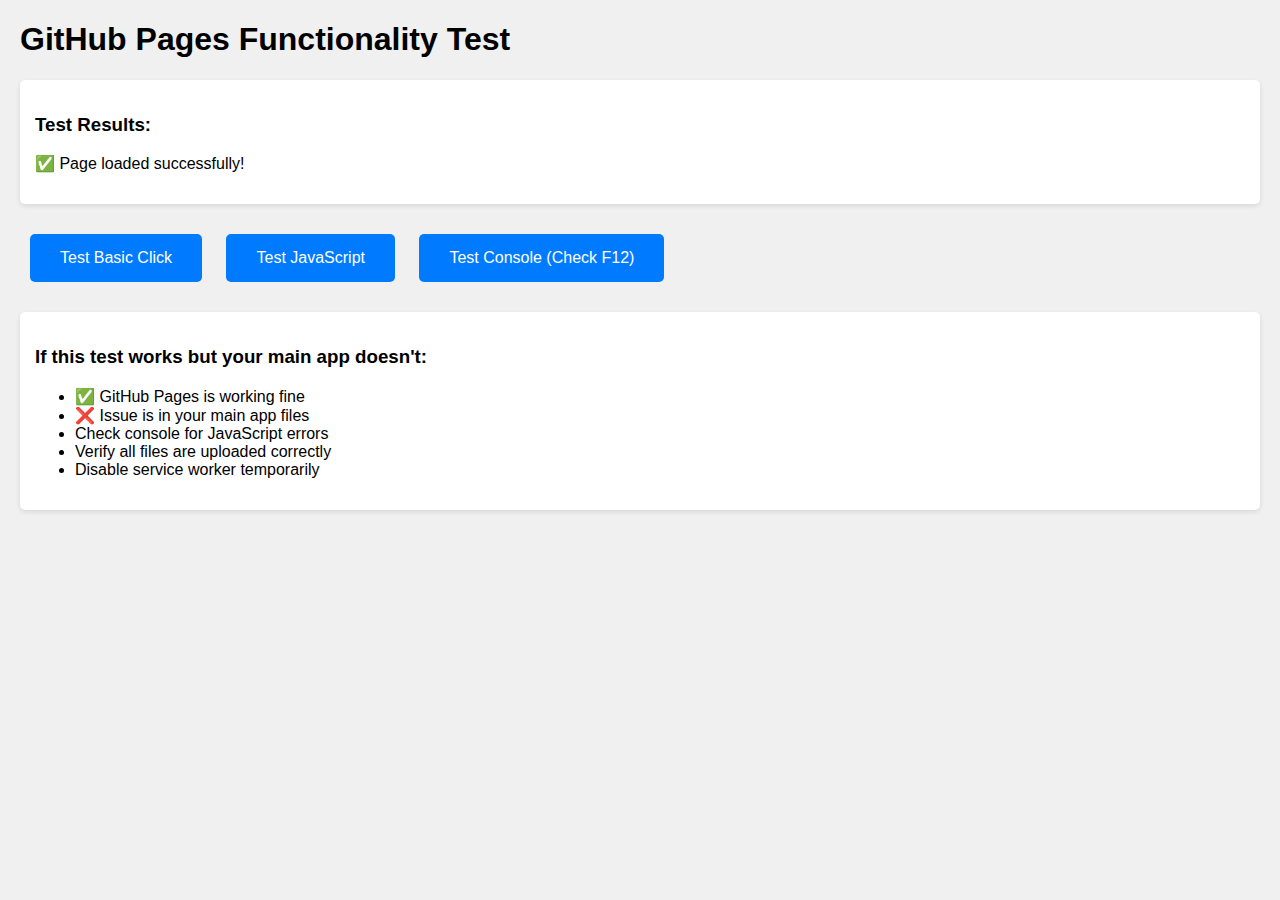
<file: test.html>
<!DOCTYPE html>
<html lang="en">
<head>
    <meta charset="UTF-8">
    <meta name="viewport" content="width=device-width, initial-scale=1.0">
    <title>Test - GitHub Pages</title>
    <style>
        body {
            font-family: Arial, sans-serif;
            margin: 20px;
            background: #f0f0f0;
        }
        .test-button {
            background: #007bff;
            color: white;
            padding: 15px 30px;
            border: none;
            border-radius: 5px;
            cursor: pointer;
            font-size: 16px;
            margin: 10px;
        }
        .test-button:hover {
            background: #0056b3;
        }
        .result {
            margin: 20px 0;
            padding: 15px;
            background: white;
            border-radius: 5px;
            box-shadow: 0 2px 5px rgba(0,0,0,0.1);
        }
    </style>
</head>
<body>
    <h1>GitHub Pages Functionality Test</h1>
    
    <div class="result">
        <h3>Test Results:</h3>
        <div id="results"></div>
    </div>
    
    <button class="test-button" onclick="testBasicClick()">Test Basic Click</button>
    <button class="test-button" onclick="testJavaScript()">Test JavaScript</button>
    <button class="test-button" onclick="testConsole()">Test Console (Check F12)</button>
    
    <div class="result">
        <h3>If this test works but your main app doesn't:</h3>
        <ul>
            <li>✅ GitHub Pages is working fine</li>
            <li>❌ Issue is in your main app files</li>
            <li>Check console for JavaScript errors</li>
            <li>Verify all files are uploaded correctly</li>
            <li>Disable service worker temporarily</li>
        </ul>
    </div>

    <script>
        function testBasicClick() {
            document.getElementById('results').innerHTML += '<p>✅ Basic click works!</p>';
        }
        
        function testJavaScript() {
            const time = new Date().toLocaleTimeString();
            document.getElementById('results').innerHTML += `<p>✅ JavaScript works! Time: ${time}</p>`;
        }
        
        function testConsole() {
            console.log('✅ Console logging works!');
            console.log('Current URL:', window.location.href);
            console.log('User Agent:', navigator.userAgent);
            document.getElementById('results').innerHTML += '<p>✅ Console test - Check F12 Developer Tools</p>';
        }
        
        // Test on page load
        window.onload = function() {
            document.getElementById('results').innerHTML = '<p>✅ Page loaded successfully!</p>';
        };
    </script>
</body>
</html>
</file>
<file: css/main.css>
/* Main CSS - Basic Layout, Typography, Headers, Tabs */

* {
    margin: 0;
    padding: 0;
    box-sizing: border-box;
    -webkit-tap-highlight-color: transparent;
}

body {
    font-family: -apple-system, BlinkMacSystemFont, 'Segoe UI', Roboto, Arial, sans-serif;
    background: #f3f4f6;
    overflow-x: hidden;
    color: #1f2937;
}

/* App Header */
.app-header {
    background: linear-gradient(135deg, #1e40af 0%, #7c3aed 100%);
    color: white;
    padding: 16px;
    position: sticky;
    top: 0;
    z-index: 100;
    box-shadow: 0 2px 12px rgba(0,0,0,0.15);
}

.app-title {
    font-size: 20px;
    font-weight: bold;
    text-align: center;
    text-shadow: 0 2px 4px rgba(0,0,0,0.2);
}

.app-subtitle {
    font-size: 12px;
    text-align: center;
    opacity: 0.9;
    margin-top: 4px;
}

/* Tab Navigation */
.tab-container {
    display: flex;
    background: white;
    border-bottom: 1px solid #e5e7eb;
    position: sticky;
    top: 68px;
    z-index: 90;
    box-shadow: 0 2px 8px rgba(0,0,0,0.05);
    overflow-x: auto;
}

.tab {
    flex: 1;
    min-width: 80px;
    padding: 14px 8px;
    text-align: center;
    border: none;
    background: white;
    cursor: pointer;
    font-size: 13px;
    font-weight: 500;
    transition: all 0.3s ease;
    position: relative;
    color: #6b7280;
    white-space: nowrap;
}

.tab:hover {
    background: #f9fafb;
}

.tab.active {
    color: #1e40af;
    background: white;
}

.tab.active::after {
    content: '';
    position: absolute;
    bottom: 0;
    left: 0;
    right: 0;
    height: 3px;
    background: linear-gradient(90deg, #1e40af, #7c3aed);
    animation: slideIn 0.3s ease;
}

@keyframes slideIn {
    from { transform: translateX(-100%); }
    to { transform: translateX(0); }
}

/* Content Area */
.content {
    padding: 16px;
    min-height: calc(100vh - 140px);
    animation: fadeIn 0.3s ease;
}

@keyframes fadeIn {
    from { opacity: 0; transform: translateY(10px); }
    to { opacity: 1; transform: translateY(0); }
}

.hidden {
    display: none !important;
}

/* Info Sections */
.info-section {
    background: linear-gradient(135deg, #f0fdf4 0%, #dcfce7 100%);
    border: 1px solid #86efac;
    border-radius: 12px;
    padding: 16px;
    margin-bottom: 16px;
}

.info-title {
    font-weight: 600;
    color: #16a34a;
    margin-bottom: 8px;
    font-size: 16px;
}

.info-description {
    color: #14532d;
    font-size: 14px;
    line-height: 1.5;
}

/* Loading Spinner */
.loading {
    text-align: center;
    padding: 40px;
    color: #6b7280;
}

.loading-spinner {
    display: inline-block;
    width: 40px;
    height: 40px;
    border: 3px solid #e5e7eb;
    border-top-color: #3b82f6;
    border-radius: 50%;
    animation: spin 1s linear infinite;
}

@keyframes spin {
    to { transform: rotate(360deg); }
}

/* Search Box */
.search-box {
    width: 100%;
    padding: 14px 20px;
    border: 2px solid #e5e7eb;
    border-radius: 12px;
    font-size: 16px;
    margin-bottom: 16px;
    transition: all 0.2s ease;
    background: white;
}

.search-box:focus {
    outline: none;
    border-color: #3b82f6;
    box-shadow: 0 0 0 3px rgba(59, 130, 246, 0.1);
}

/* Utility Classes */
.text-center {
    text-align: center;
}

.mt-4 {
    margin-top: 16px;
}

.mb-4 {
    margin-bottom: 16px;
}

/* Animations */
@keyframes pulse {
    0% { transform: scale(1); }
    50% { transform: scale(1.05); box-shadow: 0 0 20px rgba(59, 130, 246, 0.5); }
    100% { transform: scale(1); }
}

.search-highlight {
    animation: searchPulse 2s ease-in-out;
}

@keyframes searchPulse {
    0% { transform: scale(1); }
    50% { transform: scale(1.02); box-shadow: 0 0 20px rgba(59, 130, 246, 0.3); }
    100% { transform: scale(1); }
}

/* Voice Search Animations */
@keyframes voicePulse {
    0% { transform: scale(1); }
    50% { transform: scale(1.1); box-shadow: 0 0 20px rgba(16, 185, 129, 0.6); }
    100% { transform: scale(1); }
}

#voice-search-btn:hover {
    transform: translateY(-2px);
    box-shadow: 0 4px 12px rgba(0,0,0,0.2);
}

.voice-listening {
    animation: voicePulse 1.5s ease-in-out infinite;
}

/* Mobile Optimizations */
@media (max-width: 640px) {
    .app-title {
        font-size: 18px;
    }
    
    .tab {
        font-size: 11px;
        padding: 12px 6px;
        min-width: 70px;
    }
    
    .content {
        padding: 12px;
    }
    
    .info-section {
        padding: 12px;
    }
}
</file>
<file: css/components.css>
/* Components CSS - Cards, Modals, Tooltips, Buttons */

/* Gunasthan Cards */
.gunasthan-card {
    background: white;
    border-radius: 16px;
    padding: 20px;
    margin-bottom: 12px;
    box-shadow: 0 2px 12px rgba(0,0,0,0.08);
    cursor: pointer;
    transition: all 0.3s ease;
    border: 1px solid transparent;
}

.gunasthan-card:hover {
    transform: translateY(-2px);
    box-shadow: 0 8px 24px rgba(0,0,0,0.12);
    border-color: #e0e7ff;
}

.gunasthan-card:active {
    transform: scale(0.98);
}

.gunasthan-number {
    display: inline-flex;
    align-items: center;
    justify-content: center;
    width: 40px;
    height: 40px;
    border-radius: 12px;
    color: white;
    font-weight: bold;
    font-size: 18px;
    margin-right: 16px;
    box-shadow: 0 2px 8px rgba(0,0,0,0.15);
}

.gunasthan-name {
    font-size: 18px;
    font-weight: 600;
    color: #1f2937;
    margin-bottom: 4px;
}

.gunasthan-sanskrit {
    font-size: 14px;
    color: #6b7280;
    margin-bottom: 8px;
}

.gunasthan-description {
    font-size: 13px;
    color: #4b5563;
    line-height: 1.5;
    margin-top: 8px;
}

/* Tooltip Modal */
.tooltip-modal {
    position: fixed;
    top: 0;
    left: 0;
    right: 0;
    bottom: 0;
    background: rgba(0,0,0,0.6);
    display: flex;
    align-items: flex-end;
    z-index: 1000;
    animation: fadeIn 0.2s ease;
}

.tooltip-content {
    background: white;
    width: 100%;
    max-height: 85vh;
    border-radius: 24px 24px 0 0;
    padding: 8px 20px 20px;
    overflow-y: auto;
    animation: slideUp 0.3s ease;
    box-shadow: 0 -4px 24px rgba(0,0,0,0.15);
}

@keyframes slideUp {
    from { transform: translateY(100%); }
    to { transform: translateY(0); }
}

.tooltip-header {
    display: flex;
    justify-content: space-between;
    align-items: flex-start;
    margin-bottom: 20px;
    padding-top: 12px;
    position: sticky;
    top: 0;
    background: white;
    z-index: 10;
    padding-bottom: 12px;
    border-bottom: 1px solid #e5e7eb;
}

.tooltip-title-section {
    flex: 1;
}

.tooltip-title {
    font-size: 20px;
    font-weight: 700;
    color: #1f2937;
    margin-bottom: 4px;
}

.tooltip-subtitle {
    font-size: 14px;
    color: #6b7280;
}

.tooltip-gunasthan-info {
    font-size: 13px;
    color: #3b82f6;
    margin-top: 4px;
    font-weight: 500;
}

.close-button {
    width: 36px;
    height: 36px;
    border: none;
    background: #f3f4f6;
    border-radius: 50%;
    cursor: pointer;
    font-size: 24px;
    color: #6b7280;
    transition: all 0.2s ease;
    display: flex;
    align-items: center;
    justify-content: center;
}

.close-button:hover {
    background: #e5e7eb;
    color: #374151;
}

.tooltip-stats {
    display: flex;
    gap: 16px;
    margin-bottom: 20px;
    padding: 16px;
    background: linear-gradient(135deg, #eff6ff 0%, #f0f9ff 100%);
    border-radius: 12px;
    border: 1px solid #dbeafe;
}

.stat-item {
    flex: 1;
    text-align: center;
}

.stat-value {
    font-size: 24px;
    font-weight: 700;
    color: #1e40af;
    display: block;
}

.stat-label {
    font-size: 12px;
    color: #6b7280;
    margin-top: 2px;
}

.tooltip-section {
    margin-bottom: 20px;
    padding: 16px;
    background: #f9fafb;
    border-radius: 12px;
    border: 1px solid #e5e7eb;
}

.tooltip-section.present {
    background: #f0fdf4;
    border-color: #86efac;
}

.tooltip-section.absent {
    background: #fef2f2;
    border-color: #fca5a5;
}

.section-title {
    font-weight: 600;
    font-size: 14px;
    margin-bottom: 8px;
    display: flex;
    align-items: center;
    gap: 8px;
}

.section-title.present {
    color: #16a34a;
}

.section-title.absent {
    color: #dc2626;
}

.section-icon {
    width: 20px;
    height: 20px;
    border-radius: 50%;
    display: inline-flex;
    align-items: center;
    justify-content: center;
    font-size: 12px;
}

.section-icon.present {
    background: #22c55e;
    color: white;
}

.section-icon.absent {
    background: #ef4444;
    color: white;
}

.section-items {
    display: flex;
    flex-wrap: wrap;
    gap: 6px;
    margin-top: 8px;
}

.item-tag {
    display: inline-block;
    padding: 4px 10px;
    background: white;
    border-radius: 6px;
    font-size: 12px;
    border: 1px solid #e5e7eb;
    color: #374151;
    cursor: pointer;
    transition: all 0.2s ease;
}

.item-tag:hover {
    background: #3b82f6;
    color: white;
    border-color: #3b82f6;
}

.tooltip-notes {
    margin-top: 16px;
    padding: 12px;
    background: #fef3c7;
    border: 1px solid #fde68a;
    border-radius: 8px;
    font-size: 13px;
    color: #78350f;
    font-style: italic;
    line-height: 1.5;
}

.progress-info {
    margin-top: 20px;
    padding: 16px;
    background: linear-gradient(135deg, #f3f4f6 0%, #e5e7eb 100%);
    border-radius: 12px;
    text-align: center;
}

.progress-percentage {
    font-size: 32px;
    font-weight: 700;
    color: #1f2937;
    margin-bottom: 8px;
}

.progress-bar-large {
    width: 100%;
    height: 12px;
    background: white;
    border-radius: 6px;
    overflow: hidden;
    margin-top: 12px;
    box-shadow: inset 0 2px 4px rgba(0,0,0,0.1);
}

.progress-fill-large {
    height: 100%;
    transition: width 0.5s ease;
    border-radius: 6px;
    background: linear-gradient(90deg, #3b82f6, #7c3aed);
}

/* Transition Cards */
.transition-card {
    background: linear-gradient(135deg, #eff6ff 0%, #e0e7ff 100%);
    border: 1px solid #c7d2fe;
    border-radius: 12px;
    padding: 16px;
    margin-bottom: 12px;
    position: relative;
    overflow: hidden;
}

.transition-header {
    display: flex;
    align-items: center;
    gap: 12px;
    margin-bottom: 8px;
}

.transition-arrow {
    font-size: 24px;
    color: #3b82f6;
}

.transition-targets {
    display: flex;
    flex-wrap: wrap;
    gap: 8px;
    margin-top: 12px;
}

.transition-target {
    background: white;
    padding: 8px 16px;
    border-radius: 8px;
    box-shadow: 0 2px 4px rgba(0,0,0,0.1);
    font-size: 13px;
    font-weight: 500;
    cursor: pointer;
    transition: all 0.2s ease;
    border: 1px solid #e0e7ff;
}

.transition-target:hover {
    transform: translateY(-2px);
    box-shadow: 0 4px 8px rgba(0,0,0,0.15);
    background: #3b82f6;
    color: white;
}

/* Progress Bars */
.progress-bar {
    width: 100%;
    height: 4px;
    background: #e5e7eb;
    border-radius: 2px;
    margin: 4px auto 0;
    overflow: hidden;
}

.progress-fill {
    height: 100%;
    transition: width 0.3s ease;
    border-radius: 2px;
}

/* Buttons */
.know-more-btn {
    background: #f3f4f6;
    border: 1px solid #e5e7eb;
    border-radius: 6px;
    padding: 6px 12px;
    font-size: 12px;
    color: #6b7280;
    cursor: pointer;
    transition: all 0.2s ease;
}

.know-more-btn:hover {
    background: #e5e7eb;
    color: #374151;
}

/* Mobile Optimizations */
@media (max-width: 640px) {
    .gunasthan-card {
        padding: 16px;
    }
    
    .gunasthan-number {
        width: 36px;
        height: 36px;
        font-size: 16px;
    }
    
    .gunasthan-name {
        font-size: 16px;
    }
    
    .tooltip-content {
        max-height: 90vh;
    }
}
</file>
<file: css/definitions.css>
/* Definitions CSS - Styles specific to definitions section */

.definitions-container {
    max-width: 100%;
}

/* Category Sections */
.category-section {
    margin-bottom: 24px;
}

.category-header {
    background: linear-gradient(135deg, #1e40af 0%, #7c3aed 100%);
    color: white;
    padding: 16px;
    border-radius: 12px;
    margin-bottom: 16px;
    cursor: pointer;
    transition: all 0.3s ease;
}

.category-header:hover {
    transform: translateY(-2px);
    box-shadow: 0 8px 24px rgba(0,0,0,0.15);
}

.category-title {
    font-size: 18px;
    font-weight: 600;
    margin-bottom: 4px;
}

.category-subtitle {
    font-size: 14px;
    opacity: 0.9;
}

/* Definition Cards */
.definition-card {
    background: white;
    border-radius: 12px;
    padding: 20px;
    margin-bottom: 12px;
    box-shadow: 0 2px 8px rgba(0,0,0,0.08);
    border: 1px solid #e5e7eb;
    transition: all 0.3s ease;
}

.definition-card:hover {
    transform: translateY(-2px);
    box-shadow: 0 4px 16px rgba(0,0,0,0.12);
    border-color: #d1d5db;
}

.definition-header {
    display: flex;
    justify-content: space-between;
    align-items: flex-start;
    margin-bottom: 12px;
}

.definition-title {
    font-size: 16px;
    font-weight: 600;
    color: #1f2937;
    margin-bottom: 4px;
}

.definition-subtitle {
    font-size: 14px;
    color: #6b7280;
}

.definition-content {
    color: #4b5563;
    line-height: 1.6;
    font-size: 14px;
}

/* Additional Notes */
.additional-notes {
    margin-top: 12px;
    padding: 12px;
    background: #fef3c7;
    border: 1px solid #fde68a;
    border-radius: 8px;
    font-size: 13px;
    color: #78350f;
    line-height: 1.5;
}

/* Sub-definitions */
.sub-definitions {
    margin-top: 16px;
    padding-left: 16px;
    border-left: 3px solid #e5e7eb;
}

.sub-definition {
    margin-bottom: 12px;
    padding: 12px;
    background: #f9fafb;
    border-radius: 8px;
    cursor: pointer;
    transition: all 0.2s ease;
}

.sub-definition:hover {
    background: #f3f4f6;
}

.sub-definition-title {
    font-weight: 600;
    color: #374151;
    margin-bottom: 6px;
    font-size: 14px;
}

.sub-definition-content {
    color: #6b7280;
    font-size: 13px;
    line-height: 1.5;
}

/* Collapsible Content */
.collapsible-content {
    max-height: 0;
    overflow: hidden;
    transition: max-height 0.3s ease;
}

.collapsible-content.expanded {
    max-height: 5000px;
}

/* Focus styles for accessibility */
#definition-search:focus {
    outline: none;
}

/* Mobile Optimizations */
@media (max-width: 640px) {
    .definition-card {
        padding: 16px;
    }
    
    .definition-header {
        flex-direction: column;
        align-items: flex-start;
        gap: 8px;
    }
    
    .know-more-btn {
        font-size: 11px;
        padding: 4px 8px;
    }
}
</file>
<file: css/matrix.css>
/* Matrix CSS - Matrix-specific Styles */

/* Matrix Container */
.matrix-container {
    overflow-x: auto;
    background: white;
    border-radius: 12px;
    margin: -8px;
    padding: 16px;
    box-shadow: 0 2px 12px rgba(0,0,0,0.08);
}

/* Matrix Table */
.matrix-table {
    border-collapse: separate;
    border-spacing: 0;
    font-size: 12px;
    min-width: 900px;
    background: white;
    border-radius: 8px;
    overflow: hidden;
}

.matrix-table th,
.matrix-table td {
    border: 1px solid #e5e7eb;
    padding: 10px 6px;
    text-align: center;
    position: relative;
}

.matrix-table th {
    background: linear-gradient(to bottom, #f9fafb, #f3f4f6);
    font-weight: 600;
    position: sticky;
    top: 0;
    z-index: 10;
    color: #374151;
}

.matrix-table .thana-header {
    text-align: left;
    background: #fafafa;
    position: sticky;
    left: 0;
    z-index: 20;
    min-width: 120px;
    font-weight: 500;
    white-space: nowrap;
}

.matrix-table tbody tr:hover {
    background: #f9fafb;
}

.matrix-table td {
    cursor: pointer;
    transition: all 0.2s ease;
}

.matrix-table td:hover {
    background: #eff6ff;
    transform: scale(1.05);
    box-shadow: 0 2px 8px rgba(0,0,0,0.1);
    z-index: 5;
}

/* Cell Content */
.cell-fraction {
    font-weight: 600;
    color: #1f2937;
    font-size: 11px;
}

/* Progress Bars */
.progress-bar {
    width: 100%;
    height: 4px;
    background: #e5e7eb;
    border-radius: 2px;
    margin: 4px auto 0;
    overflow: hidden;
}

.progress-fill {
    height: 100%;
    transition: width 0.3s ease;
    border-radius: 2px;
}

/* Mobile Optimizations for Matrix */
@media (max-width: 640px) {
    .matrix-table {
        font-size: 10px;
    }
    
    .matrix-table th,
    .matrix-table td {
        padding: 6px 3px;
    }
    
    .matrix-table .thana-header {
        min-width: 80px;
        font-size: 11px;
    }
}
</file>
